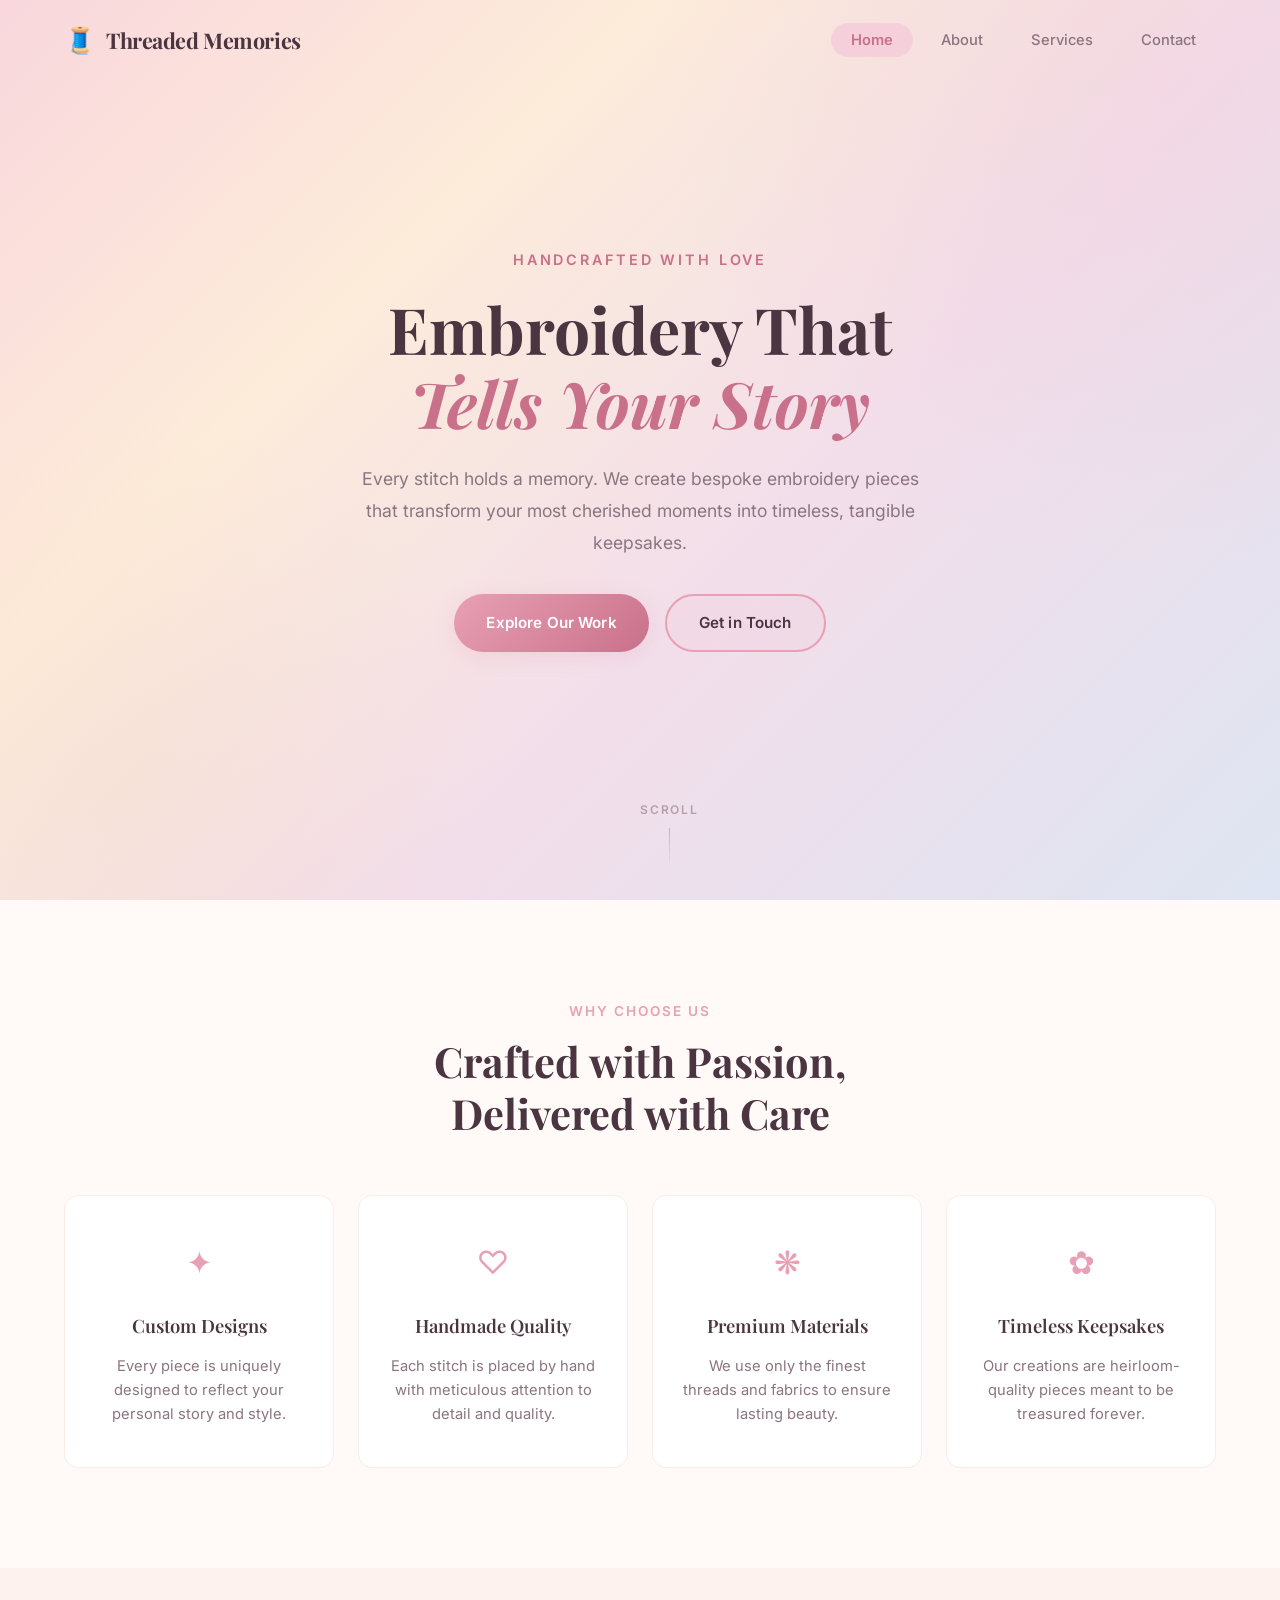
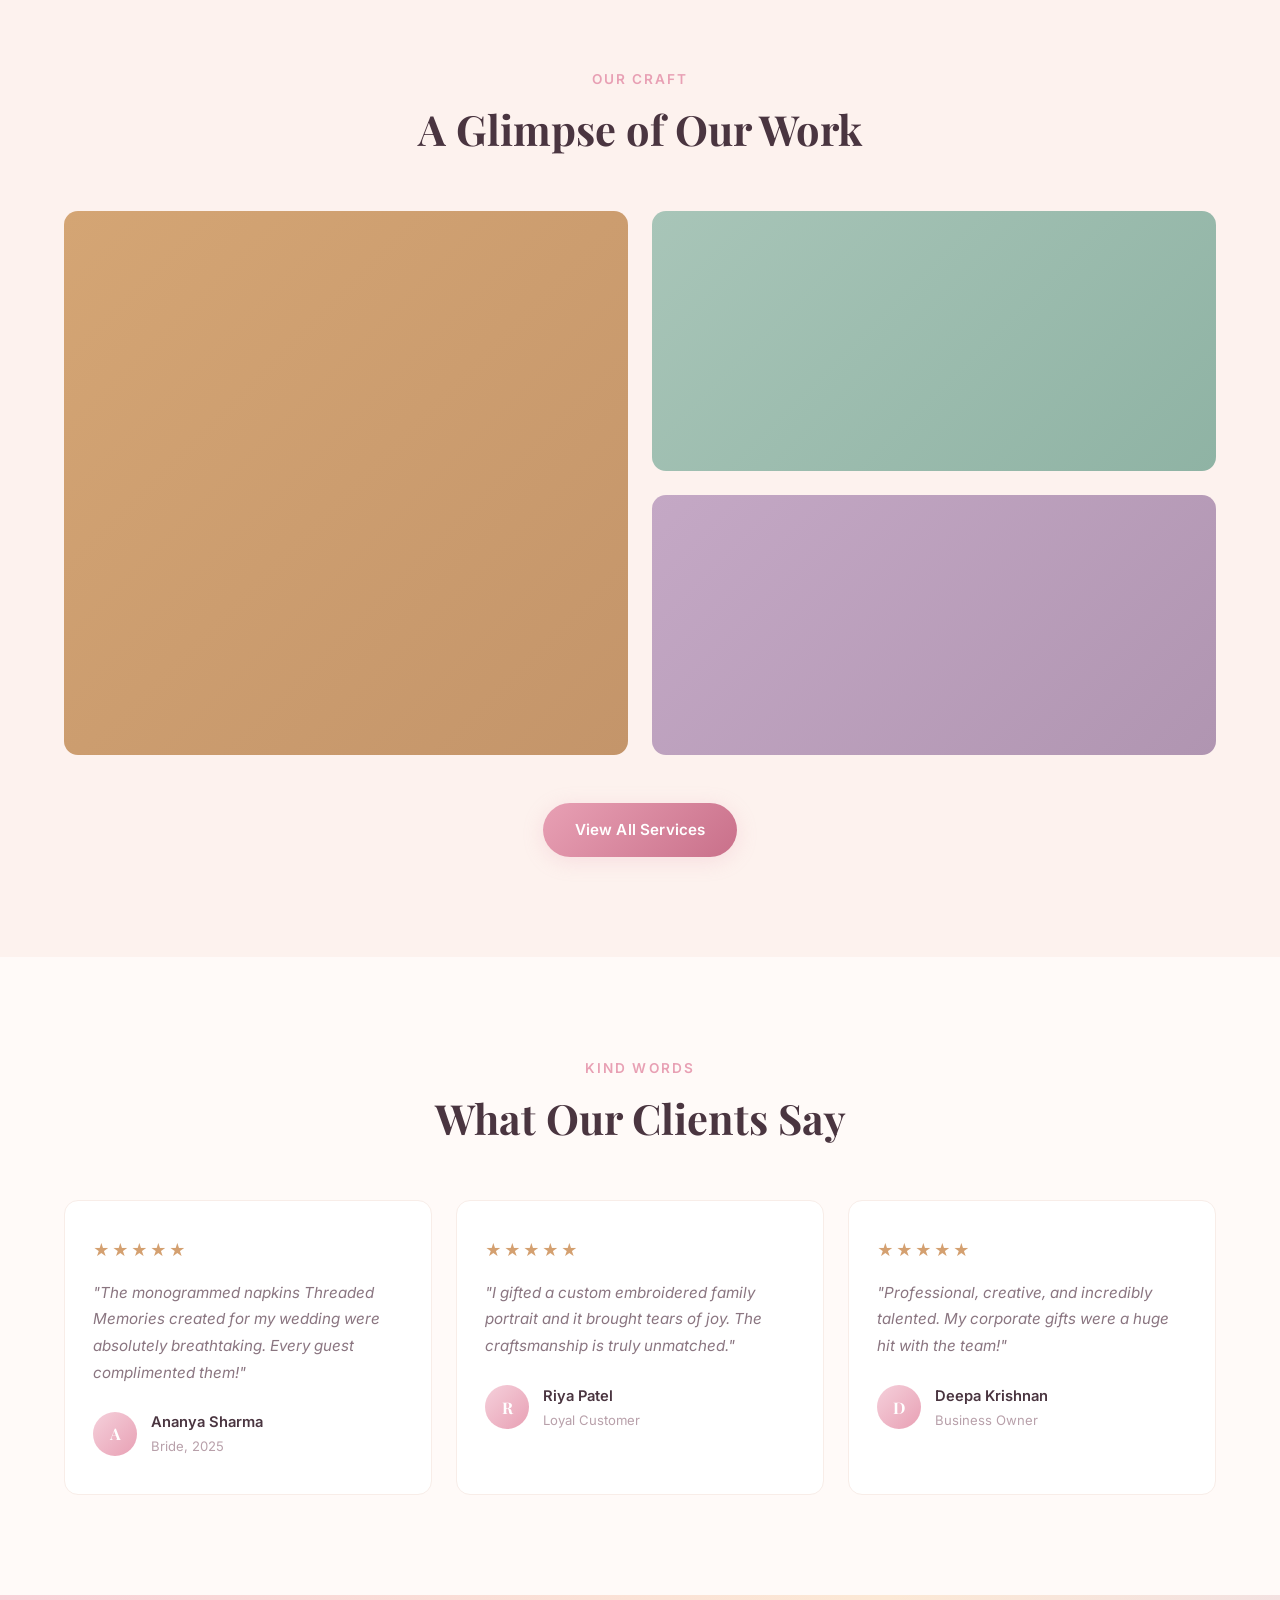
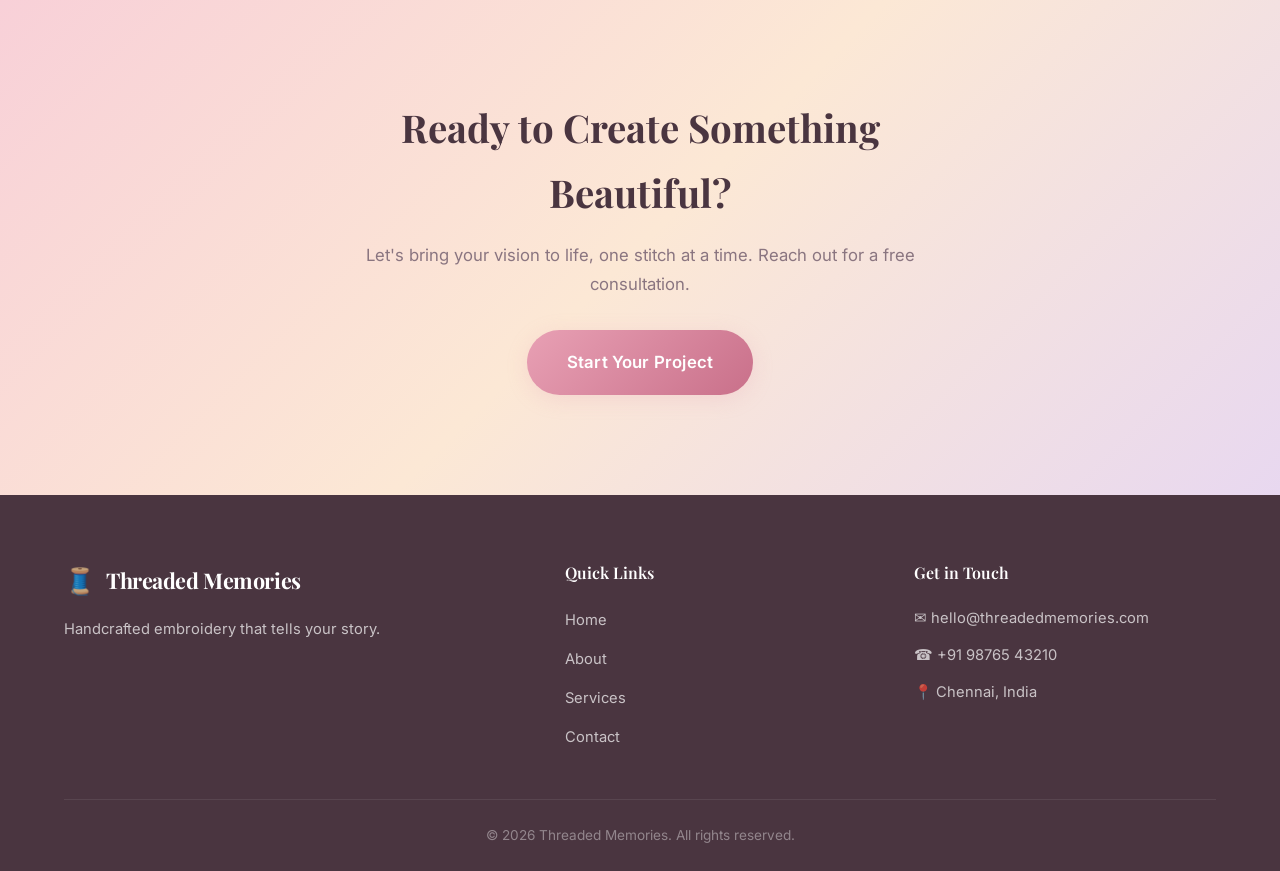
<file: index.html>
<!DOCTYPE html>
<html lang="en">
<head>
  <meta charset="UTF-8">
  <meta name="viewport" content="width=device-width, initial-scale=1.0">
  <meta name="description" content="Threaded Memories – Handcrafted embroidery that tells your story. Custom designs, monograms, and heirloom pieces made with love.">
  <title>Threaded Memories | Handcrafted Embroidery</title>
  <link rel="stylesheet" href="style.css">
  <link rel="preconnect" href="https://fonts.googleapis.com">
  <link rel="preconnect" href="https://fonts.gstatic.com" crossorigin>
  <link href="https://fonts.googleapis.com/css2?family=Playfair+Display:ital,wght@0,400;0,600;0,700;1,400&family=Inter:wght@300;400;500;600&display=swap" rel="stylesheet">
</head>
<body>

  <!-- Navigation -->
  <header class="site-header" id="site-header">
    <nav class="navbar" id="navbar">
      <div class="nav-container">
        <a href="index.html" class="nav-logo" id="nav-logo">
          <span class="logo-icon">🧵</span>
          <span class="logo-text">Threaded Memories</span>
        </a>
        <button class="nav-toggle" id="nav-toggle" aria-label="Toggle navigation">
          <span class="hamburger-line"></span>
          <span class="hamburger-line"></span>
          <span class="hamburger-line"></span>
        </button>
        <ul class="nav-menu" id="nav-menu">
          <li class="nav-item"><a href="index.html" class="nav-link active">Home</a></li>
          <li class="nav-item"><a href="about.html" class="nav-link">About</a></li>
          <li class="nav-item"><a href="services.html" class="nav-link">Services</a></li>
          <li class="nav-item"><a href="contact.html" class="nav-link">Contact</a></li>
        </ul>
      </div>
    </nav>
  </header>

  <!-- Main Content -->
  <main class="main-content">

    <!-- Hero Section -->
    <section class="hero" id="hero">
      <div class="hero-overlay"></div>
      <div class="hero-content">
        <p class="hero-tagline">Handcrafted with Love</p>
        <h1 class="hero-title">Embroidery That<br><span class="accent-text">Tells Your Story</span></h1>
        <p class="hero-description">
          Every stitch holds a memory. We create bespoke embroidery pieces that transform 
          your most cherished moments into timeless, tangible keepsakes.
        </p>
        <div class="hero-buttons">
          <a href="services.html" class="btn btn-primary" id="hero-cta">Explore Our Work</a>
          <a href="contact.html" class="btn btn-secondary" id="hero-contact">Get in Touch</a>
        </div>
      </div>
      <div class="hero-scroll-indicator" id="scroll-indicator">
        <span>Scroll</span>
        <div class="scroll-line"></div>
      </div>
    </section>

    <!-- Features Section -->
    <section class="features" id="features">
      <div class="container">
        <div class="section-header">
          <p class="section-label">Why Choose Us</p>
          <h2 class="section-title">Crafted with Passion,<br>Delivered with Care</h2>
        </div>
        <div class="features-grid">
          <div class="feature-card" id="feature-1">
            <div class="feature-icon">✦</div>
            <h3 class="feature-title">Custom Designs</h3>
            <p class="feature-description">
              Every piece is uniquely designed to reflect your personal story and style.
            </p>
          </div>
          <div class="feature-card" id="feature-2">
            <div class="feature-icon">♡</div>
            <h3 class="feature-title">Handmade Quality</h3>
            <p class="feature-description">
              Each stitch is placed by hand with meticulous attention to detail and quality.
            </p>
          </div>
          <div class="feature-card" id="feature-3">
            <div class="feature-icon">❋</div>
            <h3 class="feature-title">Premium Materials</h3>
            <p class="feature-description">
              We use only the finest threads and fabrics to ensure lasting beauty.
            </p>
          </div>
          <div class="feature-card" id="feature-4">
            <div class="feature-icon">✿</div>
            <h3 class="feature-title">Timeless Keepsakes</h3>
            <p class="feature-description">
              Our creations are heirloom-quality pieces meant to be treasured forever.
            </p>
          </div>
        </div>
      </div>
    </section>

    <!-- Showcase Section -->
    <section class="showcase" id="showcase">
      <div class="container">
        <div class="section-header">
          <p class="section-label">Our Craft</p>
          <h2 class="section-title">A Glimpse of Our Work</h2>
        </div>
        <div class="showcase-grid">
          <div class="showcase-card showcase-card-large" id="showcase-1">
            <div class="showcase-image" style="background: linear-gradient(135deg, #d4a574, #c4956a);"></div>
            <div class="showcase-overlay">
              <h3>Monogram Collections</h3>
              <p>Elegant personalized initials for every occasion</p>
            </div>
          </div>
          <div class="showcase-card" id="showcase-2">
            <div class="showcase-image" style="background: linear-gradient(135deg, #a8c5b8, #8fb3a4);"></div>
            <div class="showcase-overlay">
              <h3>Floral Patterns</h3>
              <p>Nature-inspired botanical designs</p>
            </div>
          </div>
          <div class="showcase-card" id="showcase-3">
            <div class="showcase-image" style="background: linear-gradient(135deg, #c4a8c5, #b095b1);"></div>
            <div class="showcase-overlay">
              <h3>Custom Portraits</h3>
              <p>Thread-painted portraits and scenes</p>
            </div>
          </div>
        </div>
        <div class="showcase-cta">
          <a href="services.html" class="btn btn-primary">View All Services</a>
        </div>
      </div>
    </section>

    <!-- Testimonial Section -->
    <section class="testimonial-section" id="testimonials">
      <div class="container">
        <div class="section-header">
          <p class="section-label">Kind Words</p>
          <h2 class="section-title">What Our Clients Say</h2>
        </div>
        <div class="testimonials-grid">
          <div class="testimonial-card" id="testimonial-1">
            <div class="testimonial-stars">★★★★★</div>
            <p class="testimonial-text">
              "The monogrammed napkins Threaded Memories created for my wedding were absolutely breathtaking. 
              Every guest complimented them!"
            </p>
            <div class="testimonial-author">
              <div class="testimonial-avatar">A</div>
              <div>
                <p class="testimonial-name">Ananya Sharma</p>
                <p class="testimonial-role">Bride, 2025</p>
              </div>
            </div>
          </div>
          <div class="testimonial-card" id="testimonial-2">
            <div class="testimonial-stars">★★★★★</div>
            <p class="testimonial-text">
              "I gifted a custom embroidered family portrait and it brought tears of joy. 
              The craftsmanship is truly unmatched."
            </p>
            <div class="testimonial-author">
              <div class="testimonial-avatar">R</div>
              <div>
                <p class="testimonial-name">Riya Patel</p>
                <p class="testimonial-role">Loyal Customer</p>
              </div>
            </div>
          </div>
          <div class="testimonial-card" id="testimonial-3">
            <div class="testimonial-stars">★★★★★</div>
            <p class="testimonial-text">
              "Professional, creative, and incredibly talented. My corporate gifts were 
              a huge hit with the team!"
            </p>
            <div class="testimonial-author">
              <div class="testimonial-avatar">D</div>
              <div>
                <p class="testimonial-name">Deepa Krishnan</p>
                <p class="testimonial-role">Business Owner</p>
              </div>
            </div>
          </div>
        </div>
      </div>
    </section>

    <!-- CTA Section -->
    <section class="cta-section" id="cta-section">
      <div class="container">
        <div class="cta-content">
          <h2 class="cta-title">Ready to Create Something Beautiful?</h2>
          <p class="cta-description">
            Let's bring your vision to life, one stitch at a time. Reach out for a free consultation.
          </p>
          <a href="contact.html" class="btn btn-primary btn-large" id="cta-button">Start Your Project</a>
        </div>
      </div>
    </section>

  </main>

  <!-- Footer -->
  <footer class="site-footer" id="site-footer">
    <div class="container">
      <div class="footer-grid">
        <div class="footer-brand">
          <a href="index.html" class="footer-logo">
            <span class="logo-icon">🧵</span>
            <span class="logo-text">Threaded Memories</span>
          </a>
          <p class="footer-tagline">Handcrafted embroidery that tells your story.</p>
        </div>
        <div class="footer-links">
          <h4 class="footer-heading">Quick Links</h4>
          <ul>
            <li><a href="index.html">Home</a></li>
            <li><a href="about.html">About</a></li>
            <li><a href="services.html">Services</a></li>
            <li><a href="contact.html">Contact</a></li>
          </ul>
        </div>
        <div class="footer-contact">
          <h4 class="footer-heading">Get in Touch</h4>
          <ul>
            <li>✉ hello@threadedmemories.com</li>
            <li>☎ +91 98765 43210</li>
            <li>📍 Chennai, India</li>
          </ul>
        </div>
      </div>
      <div class="footer-bottom">
        <p>&copy; 2026 Threaded Memories. All rights reserved.</p>
      </div>
    </div>
  </footer>

  <script src="script.js"></script>
</body>
</html>
<!-- updated -->
<!-- fix -->
</file>
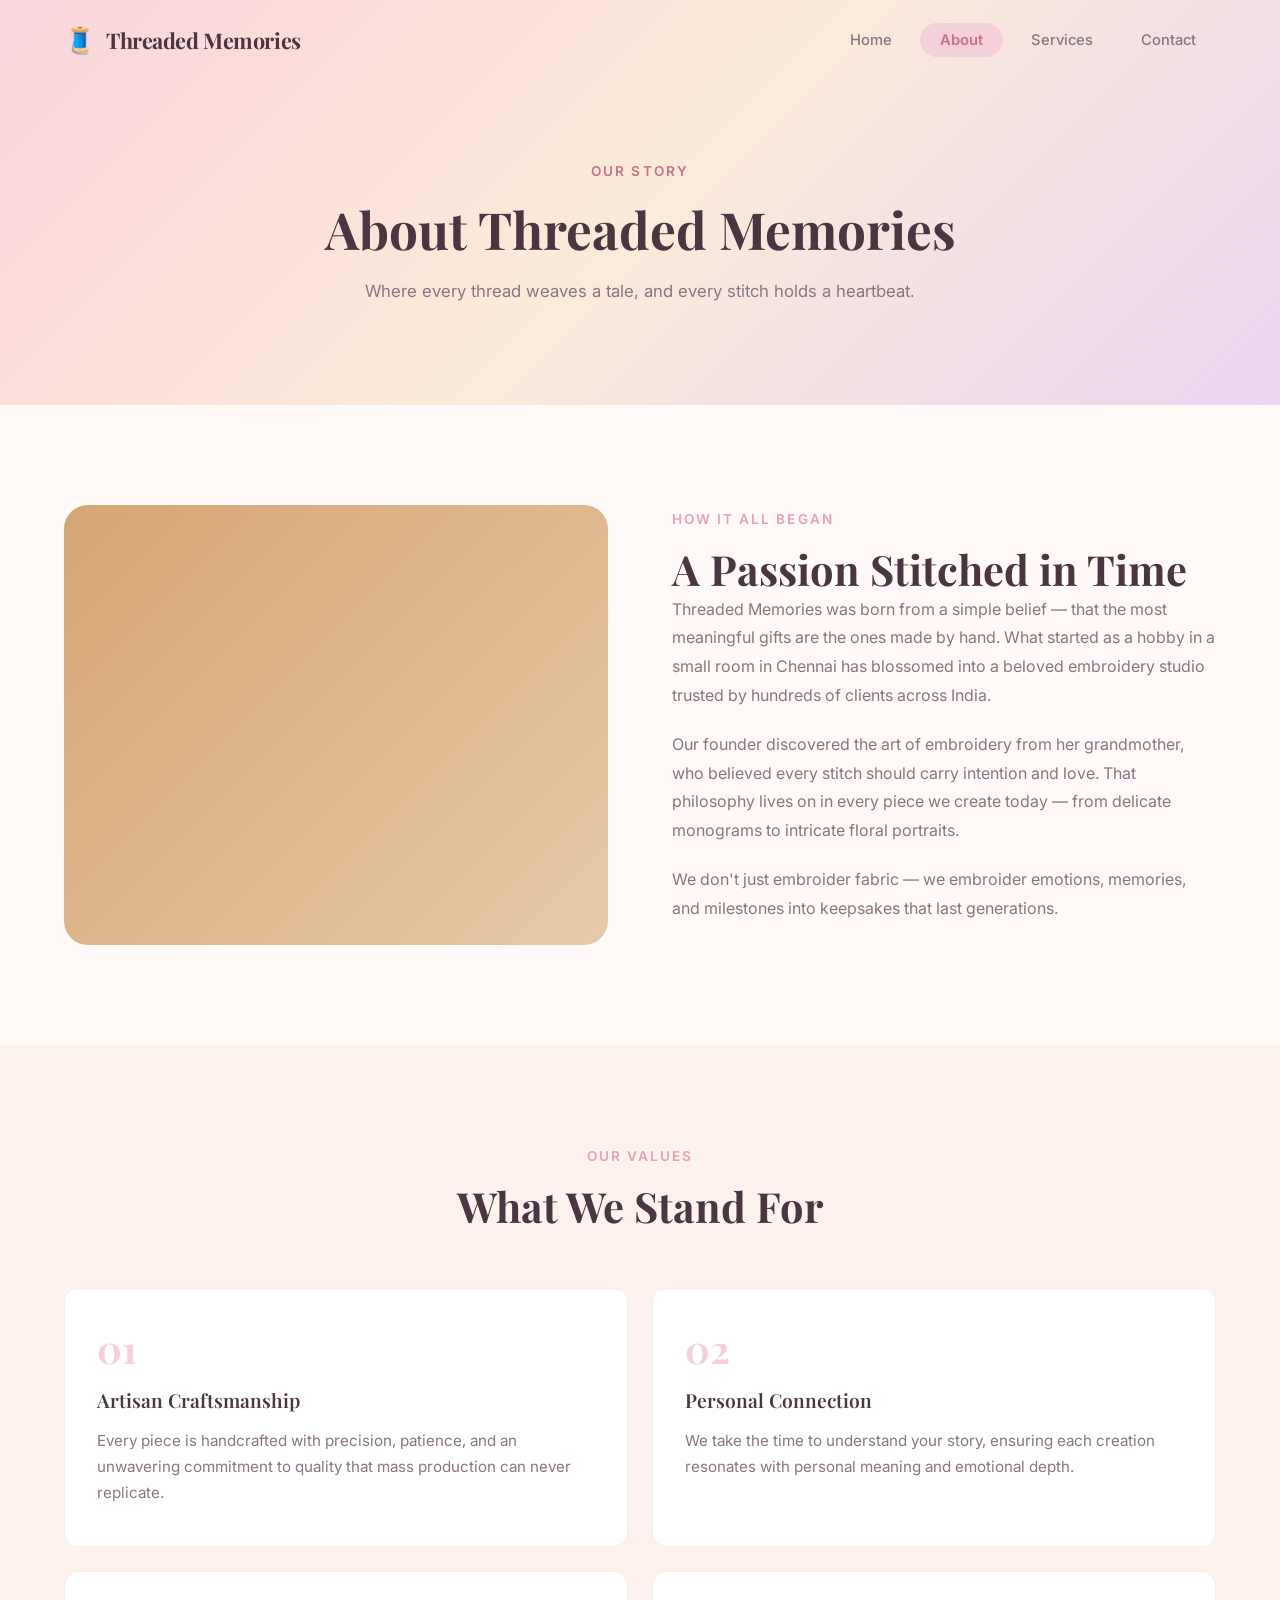
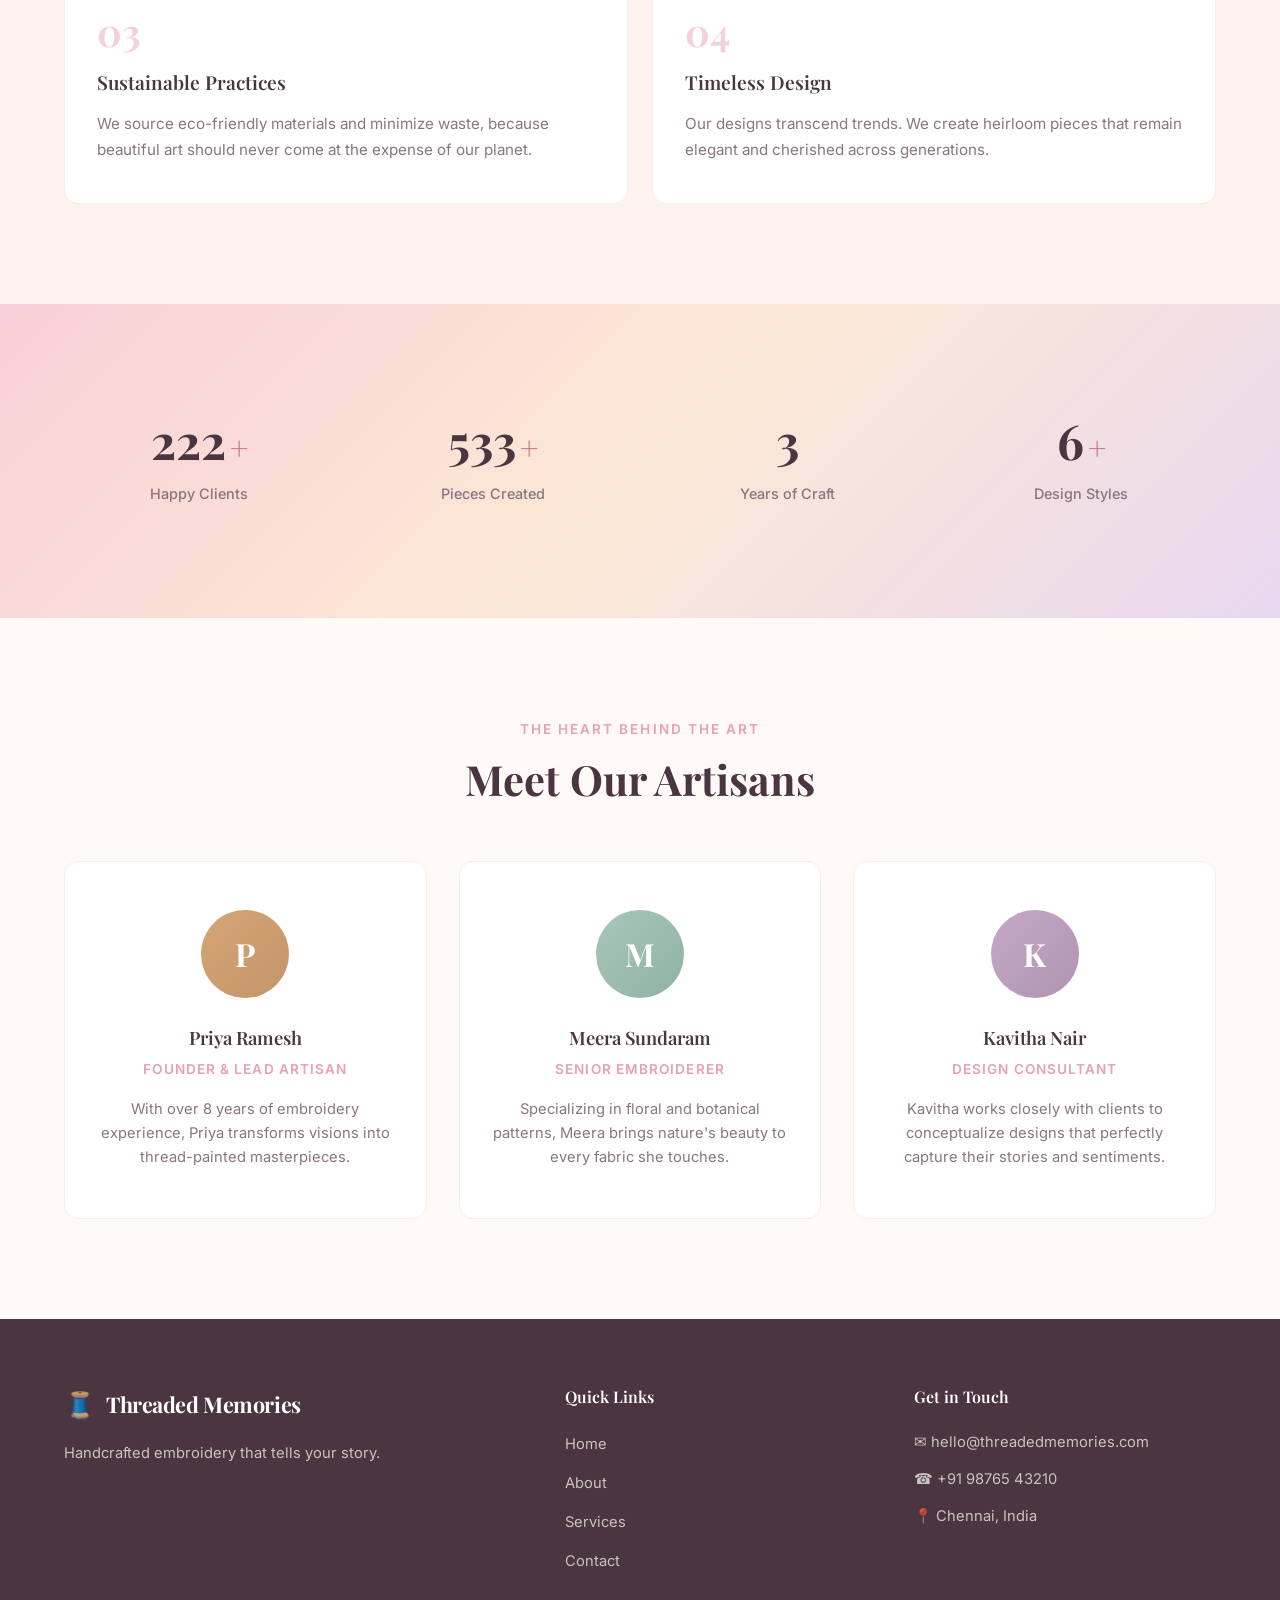
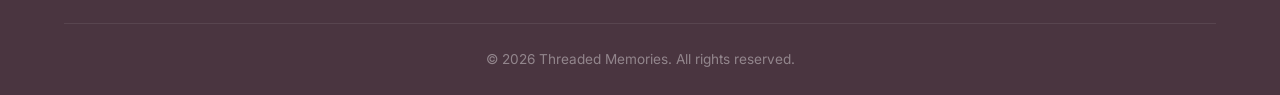
<file: about.html>
<!DOCTYPE html>
<html lang="en">
<head>
  <meta charset="UTF-8">
  <meta name="viewport" content="width=device-width, initial-scale=1.0">
  <meta name="description" content="Learn about Threaded Memories – our story, our passion for embroidery, and the artisans behind every stitch.">
  <title>About Us | Threaded Memories</title>
  <link rel="stylesheet" href="style.css">
  <link rel="preconnect" href="https://fonts.googleapis.com">
  <link rel="preconnect" href="https://fonts.gstatic.com" crossorigin>
  <link href="https://fonts.googleapis.com/css2?family=Playfair+Display:ital,wght@0,400;0,600;0,700;1,400&family=Inter:wght@300;400;500;600&display=swap" rel="stylesheet">
</head>
<body>

  <!-- Navigation -->
  <header class="site-header" id="site-header">
    <nav class="navbar" id="navbar">
      <div class="nav-container">
        <a href="index.html" class="nav-logo" id="nav-logo">
          <span class="logo-icon">🧵</span>
          <span class="logo-text">Threaded Memories</span>
        </a>
        <button class="nav-toggle" id="nav-toggle" aria-label="Toggle navigation">
          <span class="hamburger-line"></span>
          <span class="hamburger-line"></span>
          <span class="hamburger-line"></span>
        </button>
        <ul class="nav-menu" id="nav-menu">
          <li class="nav-item"><a href="index.html" class="nav-link">Home</a></li>
          <li class="nav-item"><a href="about.html" class="nav-link active">About</a></li>
          <li class="nav-item"><a href="services.html" class="nav-link">Services</a></li>
          <li class="nav-item"><a href="contact.html" class="nav-link">Contact</a></li>
        </ul>
      </div>
    </nav>
  </header>

  <!-- Main Content -->
  <main class="main-content">

    <!-- Page Hero -->
    <section class="page-hero" id="about-hero">
      <div class="page-hero-overlay"></div>
      <div class="page-hero-content">
        <p class="page-hero-label">Our Story</p>
        <h1 class="page-hero-title">About Threaded Memories</h1>
        <p class="page-hero-subtitle">
          Where every thread weaves a tale, and every stitch holds a heartbeat.
        </p>
      </div>
    </section>

    <!-- Story Section -->
    <section class="about-story" id="about-story">
      <div class="container">
        <div class="story-grid">
          <div class="story-image-wrapper">
            <div class="story-image" id="story-image" style="background: linear-gradient(135deg, #d4a574, #e8c9a8);"></div>
            <div class="story-image-accent"></div>
          </div>
          <div class="story-text">
            <p class="section-label">How It All Began</p>
            <h2 class="section-title">A Passion Stitched in Time</h2>
            <p class="story-paragraph">
              Threaded Memories was born from a simple belief — that the most meaningful gifts are the ones 
              made by hand. What started as a hobby in a small room in Chennai has blossomed into a beloved 
              embroidery studio trusted by hundreds of clients across India.
            </p>
            <p class="story-paragraph">
              Our founder discovered the art of embroidery from her grandmother, who believed every stitch 
              should carry intention and love. That philosophy lives on in every piece we create today — 
              from delicate monograms to intricate floral portraits.
            </p>
            <p class="story-paragraph">
              We don't just embroider fabric — we embroider emotions, memories, and milestones into 
              keepsakes that last generations.
            </p>
          </div>
        </div>
      </div>
    </section>

    <!-- Values Section -->
    <section class="values-section" id="values">
      <div class="container">
        <div class="section-header">
          <p class="section-label">Our Values</p>
          <h2 class="section-title">What We Stand For</h2>
        </div>
        <div class="values-grid">
          <div class="value-card" id="value-1">
            <div class="value-number">01</div>
            <h3 class="value-title">Artisan Craftsmanship</h3>
            <p class="value-description">
              Every piece is handcrafted with precision, patience, and an unwavering commitment 
              to quality that mass production can never replicate.
            </p>
          </div>
          <div class="value-card" id="value-2">
            <div class="value-number">02</div>
            <h3 class="value-title">Personal Connection</h3>
            <p class="value-description">
              We take the time to understand your story, ensuring each creation resonates 
              with personal meaning and emotional depth.
            </p>
          </div>
          <div class="value-card" id="value-3">
            <div class="value-number">03</div>
            <h3 class="value-title">Sustainable Practices</h3>
            <p class="value-description">
              We source eco-friendly materials and minimize waste, because beautiful art 
              should never come at the expense of our planet.
            </p>
          </div>
          <div class="value-card" id="value-4">
            <div class="value-number">04</div>
            <h3 class="value-title">Timeless Design</h3>
            <p class="value-description">
              Our designs transcend trends. We create heirloom pieces that remain elegant 
              and cherished across generations.
            </p>
          </div>
        </div>
      </div>
    </section>

    <!-- Stats Section -->
    <section class="stats-section" id="stats">
      <div class="container">
        <div class="stats-grid">
          <div class="stat-card" id="stat-1">
            <div class="stat-number" data-count="500">0</div>
            <div class="stat-suffix">+</div>
            <p class="stat-label">Happy Clients</p>
          </div>
          <div class="stat-card" id="stat-2">
            <div class="stat-number" data-count="1200">0</div>
            <div class="stat-suffix">+</div>
            <p class="stat-label">Pieces Created</p>
          </div>
          <div class="stat-card" id="stat-3">
            <div class="stat-number" data-count="8">0</div>
            <div class="stat-suffix"></div>
            <p class="stat-label">Years of Craft</p>
          </div>
          <div class="stat-card" id="stat-4">
            <div class="stat-number" data-count="15">0</div>
            <div class="stat-suffix">+</div>
            <p class="stat-label">Design Styles</p>
          </div>
        </div>
      </div>
    </section>

    <!-- Team / Artisan Section -->
    <section class="team-section" id="team">
      <div class="container">
        <div class="section-header">
          <p class="section-label">The Heart Behind the Art</p>
          <h2 class="section-title">Meet Our Artisans</h2>
        </div>
        <div class="team-grid">
          <div class="team-card" id="team-1">
            <div class="team-avatar" style="background: linear-gradient(135deg, #d4a574, #c4956a);">
              <span>P</span>
            </div>
            <h3 class="team-name">Priya Ramesh</h3>
            <p class="team-role">Founder & Lead Artisan</p>
            <p class="team-bio">
              With over 8 years of embroidery experience, Priya transforms visions into 
              thread-painted masterpieces.
            </p>
          </div>
          <div class="team-card" id="team-2">
            <div class="team-avatar" style="background: linear-gradient(135deg, #a8c5b8, #8fb3a4);">
              <span>M</span>
            </div>
            <h3 class="team-name">Meera Sundaram</h3>
            <p class="team-role">Senior Embroiderer</p>
            <p class="team-bio">
              Specializing in floral and botanical patterns, Meera brings nature's beauty 
              to every fabric she touches.
            </p>
          </div>
          <div class="team-card" id="team-3">
            <div class="team-avatar" style="background: linear-gradient(135deg, #c4a8c5, #b095b1);">
              <span>K</span>
            </div>
            <h3 class="team-name">Kavitha Nair</h3>
            <p class="team-role">Design Consultant</p>
            <p class="team-bio">
              Kavitha works closely with clients to conceptualize designs that perfectly 
              capture their stories and sentiments.
            </p>
          </div>
        </div>
      </div>
    </section>

  </main>

  <!-- Footer -->
  <footer class="site-footer" id="site-footer">
    <div class="container">
      <div class="footer-grid">
        <div class="footer-brand">
          <a href="index.html" class="footer-logo">
            <span class="logo-icon">🧵</span>
            <span class="logo-text">Threaded Memories</span>
          </a>
          <p class="footer-tagline">Handcrafted embroidery that tells your story.</p>
        </div>
        <div class="footer-links">
          <h4 class="footer-heading">Quick Links</h4>
          <ul>
            <li><a href="index.html">Home</a></li>
            <li><a href="about.html">About</a></li>
            <li><a href="services.html">Services</a></li>
            <li><a href="contact.html">Contact</a></li>
          </ul>
        </div>
        <div class="footer-contact">
          <h4 class="footer-heading">Get in Touch</h4>
          <ul>
            <li>✉ hello@threadedmemories.com</li>
            <li>☎ +91 98765 43210</li>
            <li>📍 Chennai, India</li>
          </ul>
        </div>
      </div>
      <div class="footer-bottom">
        <p>&copy; 2026 Threaded Memories. All rights reserved.</p>
      </div>
    </div>
  </footer>

  <script src="script.js"></script>
</body>
</html>
</file>
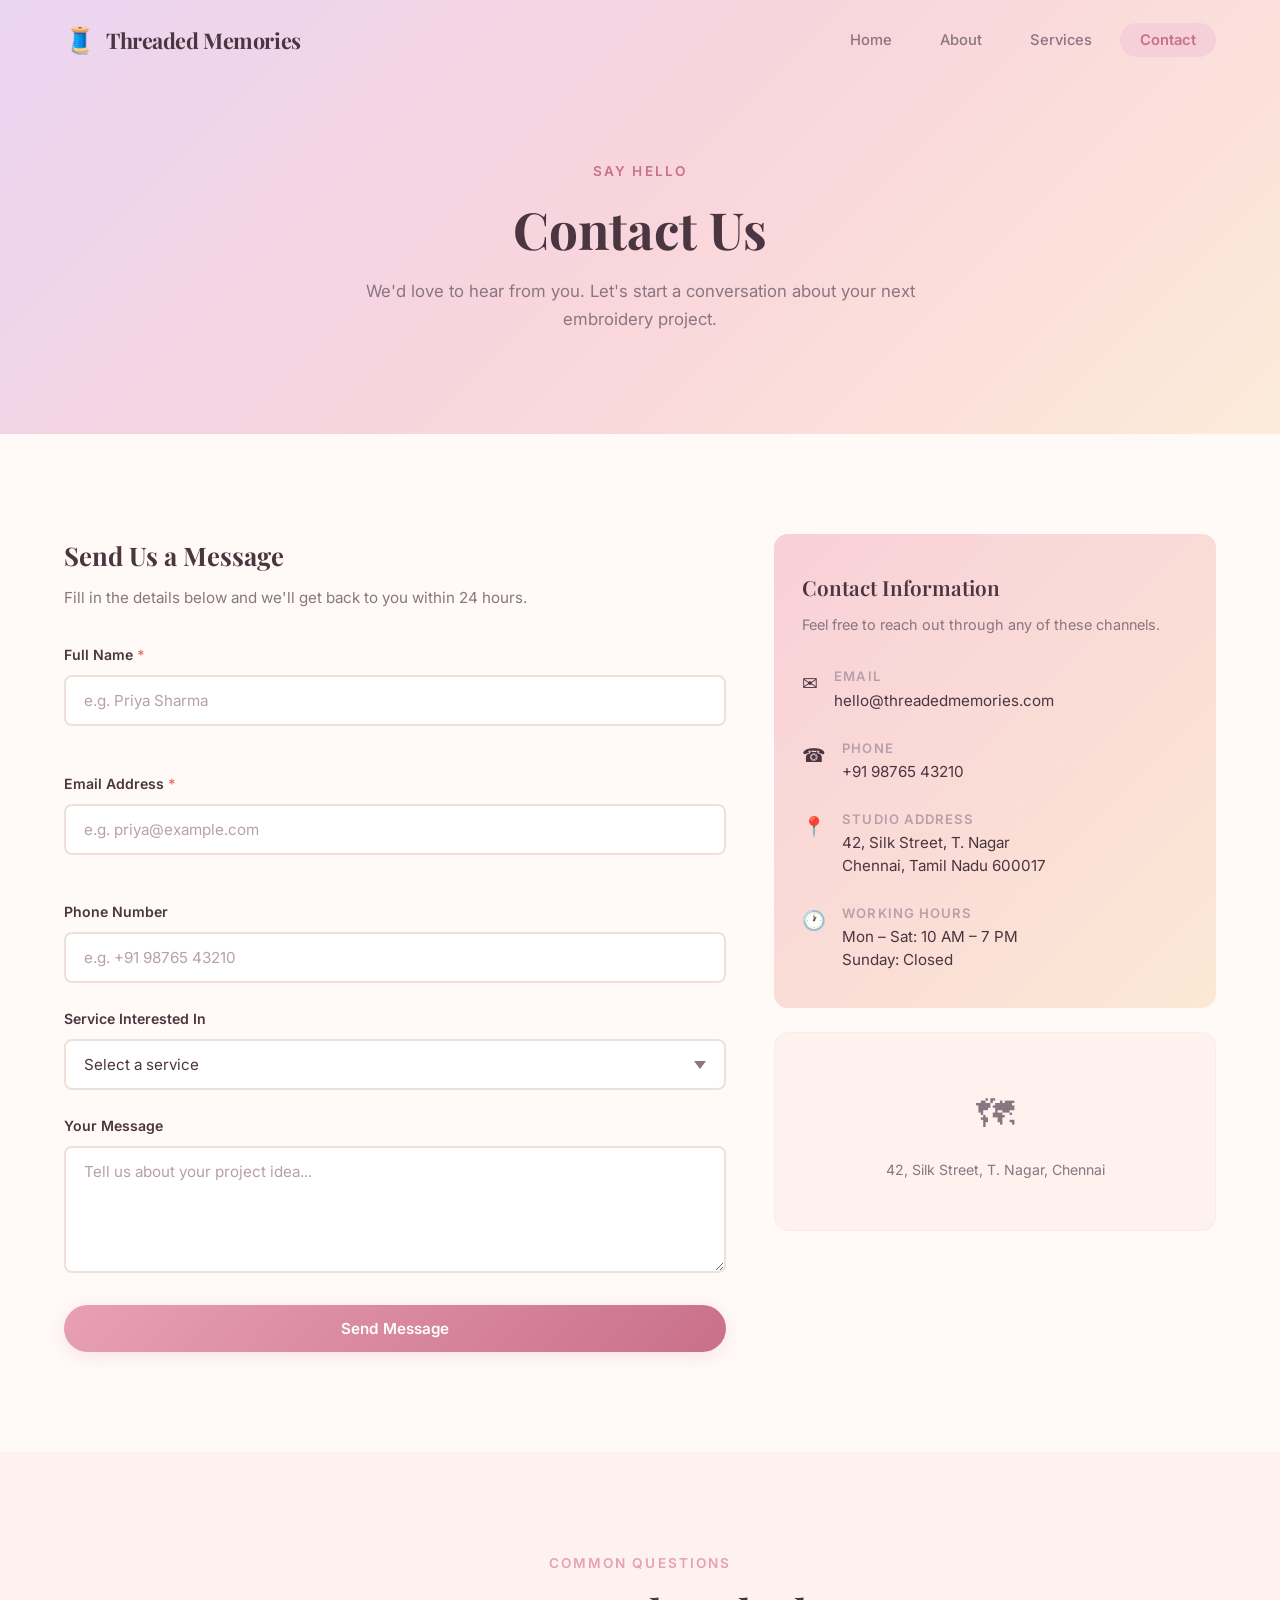
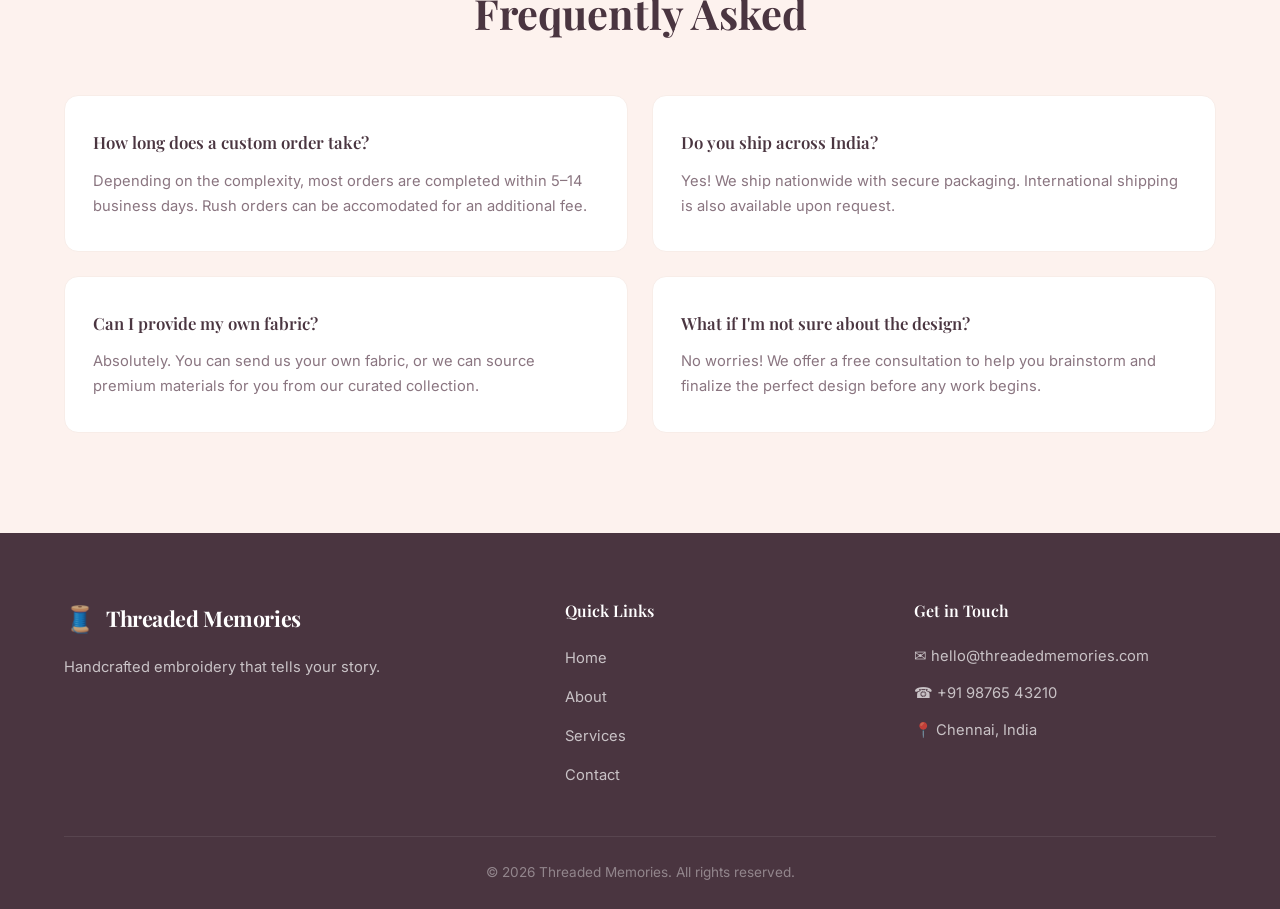
<file: contact.html>
<!DOCTYPE html>
<html lang="en">
<head>
  <meta charset="UTF-8">
  <meta name="viewport" content="width=device-width, initial-scale=1.0">
  <meta name="description" content="Get in touch with Threaded Memories. Request a custom embroidery quote, ask questions, or say hello!">
  <title>Contact Us | Threaded Memories</title>
  <link rel="stylesheet" href="style.css">
  <link rel="preconnect" href="https://fonts.googleapis.com">
  <link rel="preconnect" href="https://fonts.gstatic.com" crossorigin>
  <link href="https://fonts.googleapis.com/css2?family=Playfair+Display:ital,wght@0,400;0,600;0,700;1,400&family=Inter:wght@300;400;500;600&display=swap" rel="stylesheet">
</head>
<body>

  <!-- Navigation -->
  <header class="site-header" id="site-header">
    <nav class="navbar" id="navbar">
      <div class="nav-container">
        <a href="index.html" class="nav-logo" id="nav-logo">
          <span class="logo-icon">🧵</span>
          <span class="logo-text">Threaded Memories</span>
        </a>
        <button class="nav-toggle" id="nav-toggle" aria-label="Toggle navigation">
          <span class="hamburger-line"></span>
          <span class="hamburger-line"></span>
          <span class="hamburger-line"></span>
        </button>
        <ul class="nav-menu" id="nav-menu">
          <li class="nav-item"><a href="index.html" class="nav-link">Home</a></li>
          <li class="nav-item"><a href="about.html" class="nav-link">About</a></li>
          <li class="nav-item"><a href="services.html" class="nav-link">Services</a></li>
          <li class="nav-item"><a href="contact.html" class="nav-link active">Contact</a></li>
        </ul>
      </div>
    </nav>
  </header>

  <!-- Main Content -->
  <main class="main-content">

    <!-- Page Hero -->
    <section class="page-hero page-hero-contact" id="contact-hero">
      <div class="page-hero-overlay"></div>
      <div class="page-hero-content">
        <p class="page-hero-label">Say Hello</p>
        <h1 class="page-hero-title">Contact Us</h1>
        <p class="page-hero-subtitle">
          We'd love to hear from you. Let's start a conversation about your next embroidery project.
        </p>
      </div>
    </section>

    <!-- Contact Section -->
    <section class="contact-section" id="contact-main">
      <div class="container">
        <div class="contact-grid">

          <!-- Contact Form -->
          <div class="contact-form-wrapper">
            <h2 class="contact-form-title">Send Us a Message</h2>
            <p class="contact-form-subtitle">
              Fill in the details below and we'll get back to you within 24 hours.
            </p>
            <form class="contact-form" id="contact-form" novalidate>
              <div class="form-group" id="form-group-name">
                <label for="contact-name" class="form-label">Full Name <span class="required">*</span></label>
                <input type="text" id="contact-name" name="name" class="form-input" placeholder="e.g. Priya Sharma" required>
                <span class="form-error" id="name-error"></span>
              </div>
              <div class="form-group" id="form-group-email">
                <label for="contact-email" class="form-label">Email Address <span class="required">*</span></label>
                <input type="email" id="contact-email" name="email" class="form-input" placeholder="e.g. priya@example.com" required>
                <span class="form-error" id="email-error"></span>
              </div>
              <div class="form-group" id="form-group-phone">
                <label for="contact-phone" class="form-label">Phone Number</label>
                <input type="tel" id="contact-phone" name="phone" class="form-input" placeholder="e.g. +91 98765 43210">
              </div>
              <div class="form-group" id="form-group-service">
                <label for="contact-service" class="form-label">Service Interested In</label>
                <select id="contact-service" name="service" class="form-input form-select">
                  <option value="" disabled selected>Select a service</option>
                  <option value="monograms">Custom Monograms</option>
                  <option value="floral">Floral & Botanical</option>
                  <option value="portraits">Custom Portraits</option>
                  <option value="wedding">Wedding Embroidery</option>
                  <option value="corporate">Corporate Gifts</option>
                  <option value="decor">Home Décor</option>
                  <option value="other">Other</option>
                </select>
              </div>
              <div class="form-group" id="form-group-message">
                <label for="contact-message" class="form-label">Your Message</label>
                <textarea id="contact-message" name="message" class="form-input form-textarea" rows="5" placeholder="Tell us about your project idea..."></textarea>
              </div>
              <button type="submit" class="btn btn-primary btn-full" id="contact-submit">
                Send Message
              </button>
              <div class="form-status" id="form-status"></div>
            </form>
          </div>

          <!-- Contact Info Sidebar -->
          <div class="contact-info-wrapper">
            <div class="contact-info-card" id="contact-info">
              <h3 class="contact-info-title">Contact Information</h3>
              <p class="contact-info-subtitle">
                Feel free to reach out through any of these channels.
              </p>
              <div class="contact-info-items">
                <div class="contact-info-item" id="info-email">
                  <div class="info-icon">✉</div>
                  <div>
                    <p class="info-label">Email</p>
                    <p class="info-value">hello@threadedmemories.com</p>
                  </div>
                </div>
                <div class="contact-info-item" id="info-phone">
                  <div class="info-icon">☎</div>
                  <div>
                    <p class="info-label">Phone</p>
                    <p class="info-value">+91 98765 43210</p>
                  </div>
                </div>
                <div class="contact-info-item" id="info-address">
                  <div class="info-icon">📍</div>
                  <div>
                    <p class="info-label">Studio Address</p>
                    <p class="info-value">42, Silk Street, T. Nagar<br>Chennai, Tamil Nadu 600017</p>
                  </div>
                </div>
                <div class="contact-info-item" id="info-hours">
                  <div class="info-icon">🕐</div>
                  <div>
                    <p class="info-label">Working Hours</p>
                    <p class="info-value">Mon – Sat: 10 AM – 7 PM<br>Sunday: Closed</p>
                  </div>
                </div>
              </div>
            </div>

            <!-- Map Placeholder -->
            <div class="contact-map" id="contact-map">
              <div class="map-placeholder">
                <span class="map-icon">🗺</span>
                <p>42, Silk Street, T. Nagar, Chennai</p>
              </div>
            </div>
          </div>

        </div>
      </div>
    </section>

    <!-- FAQ Section -->
    <section class="faq-section" id="faq">
      <div class="container">
        <div class="section-header">
          <p class="section-label">Common Questions</p>
          <h2 class="section-title">Frequently Asked</h2>
        </div>
        <div class="faq-grid">
          <div class="faq-card" id="faq-1">
            <h3 class="faq-question">How long does a custom order take?</h3>
            <p class="faq-answer">
              Depending on the complexity, most orders are completed within 5–14 business days. 
              Rush orders can be accomodated for an additional fee.
            </p>
          </div>
          <div class="faq-card" id="faq-2">
            <h3 class="faq-question">Do you ship across India?</h3>
            <p class="faq-answer">
              Yes! We ship nationwide with secure packaging. International shipping is also 
              available upon request.
            </p>
          </div>
          <div class="faq-card" id="faq-3">
            <h3 class="faq-question">Can I provide my own fabric?</h3>
            <p class="faq-answer">
              Absolutely. You can send us your own fabric, or we can source premium materials 
              for you from our curated collection.
            </p>
          </div>
          <div class="faq-card" id="faq-4">
            <h3 class="faq-question">What if I'm not sure about the design?</h3>
            <p class="faq-answer">
              No worries! We offer a free consultation to help you brainstorm and finalize 
              the perfect design before any work begins.
            </p>
          </div>
        </div>
      </div>
    </section>

  </main>

  <!-- Footer -->
  <footer class="site-footer" id="site-footer">
    <div class="container">
      <div class="footer-grid">
        <div class="footer-brand">
          <a href="index.html" class="footer-logo">
            <span class="logo-icon">🧵</span>
            <span class="logo-text">Threaded Memories</span>
          </a>
          <p class="footer-tagline">Handcrafted embroidery that tells your story.</p>
        </div>
        <div class="footer-links">
          <h4 class="footer-heading">Quick Links</h4>
          <ul>
            <li><a href="index.html">Home</a></li>
            <li><a href="about.html">About</a></li>
            <li><a href="services.html">Services</a></li>
            <li><a href="contact.html">Contact</a></li>
          </ul>
        </div>
        <div class="footer-contact">
          <h4 class="footer-heading">Get in Touch</h4>
          <ul>
            <li>✉ hello@threadedmemories.com</li>
            <li>☎ +91 98765 43210</li>
            <li>📍 Chennai, India</li>
          </ul>
        </div>
      </div>
      <div class="footer-bottom">
        <p>&copy; 2026 Threaded Memories. All rights reserved.</p>
      </div>
    </div>
  </footer>

  <script src="script.js"></script>
</body>
</html>
</file>
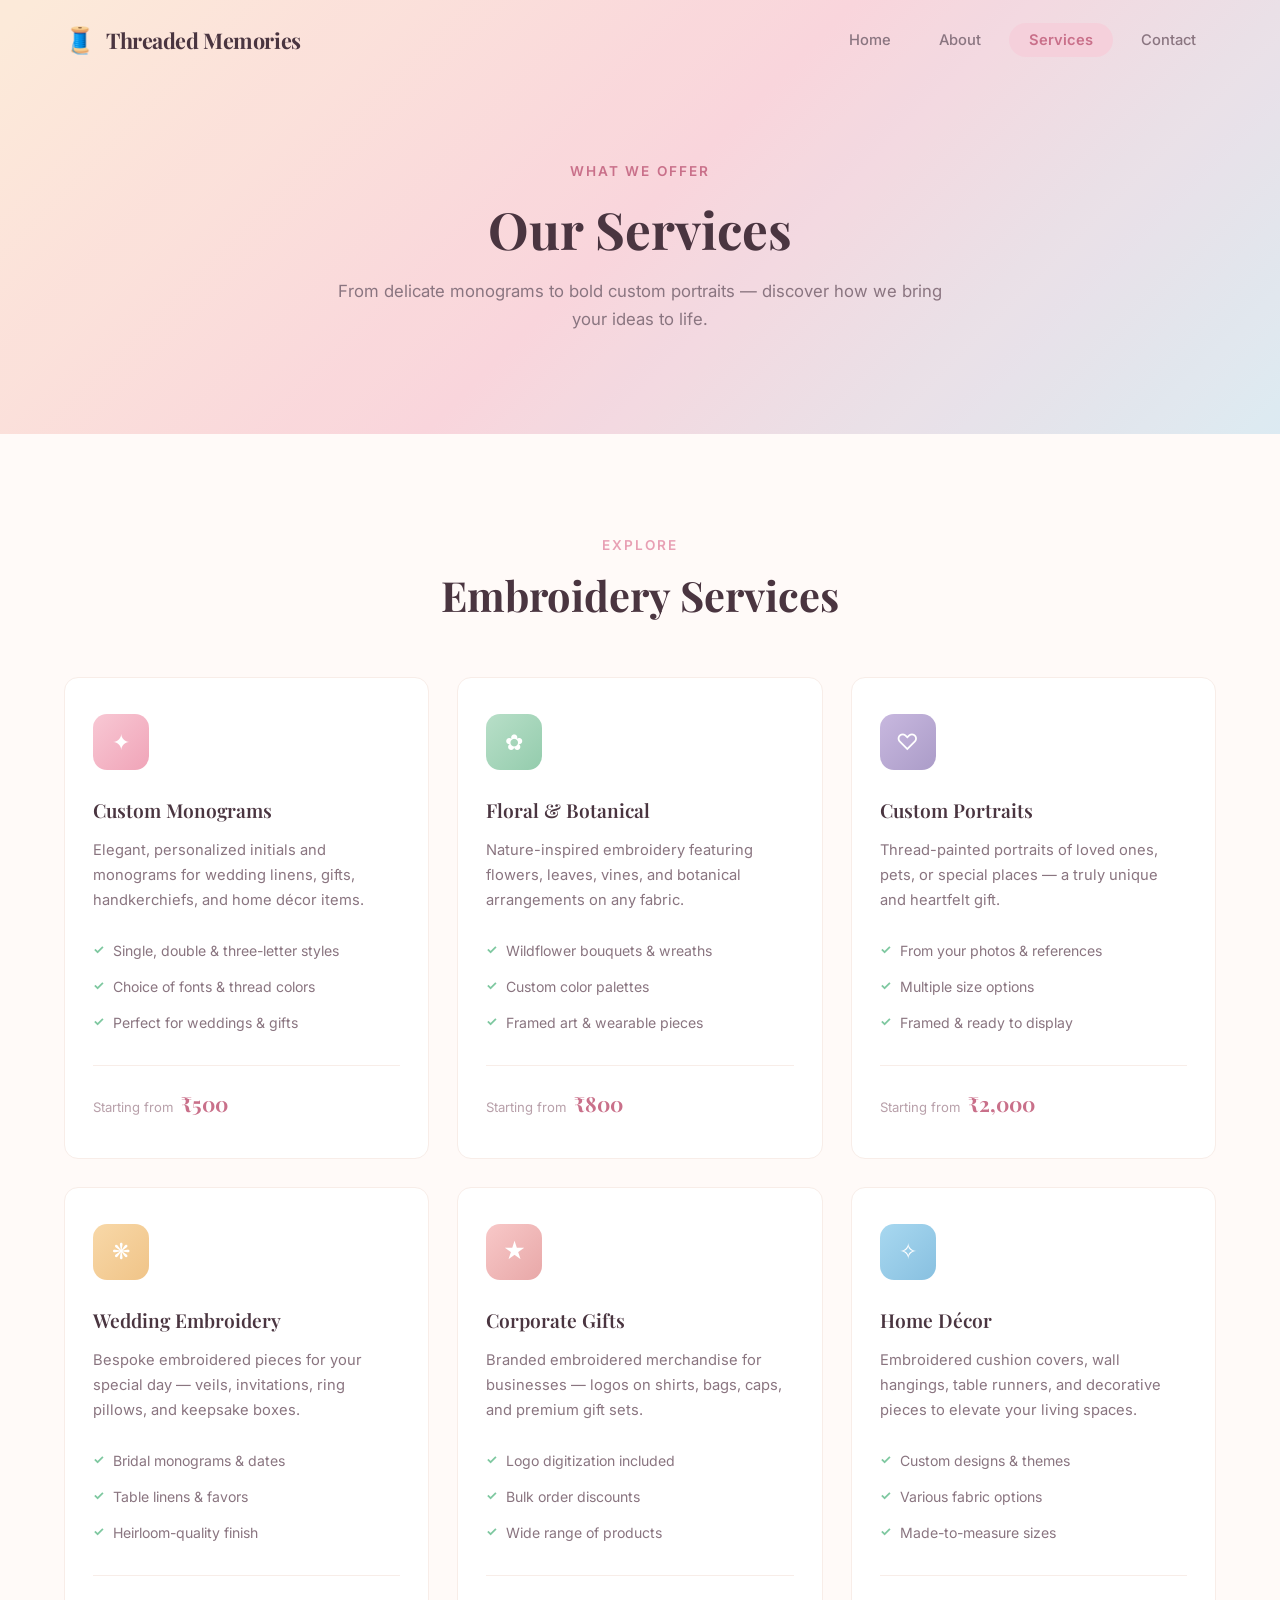
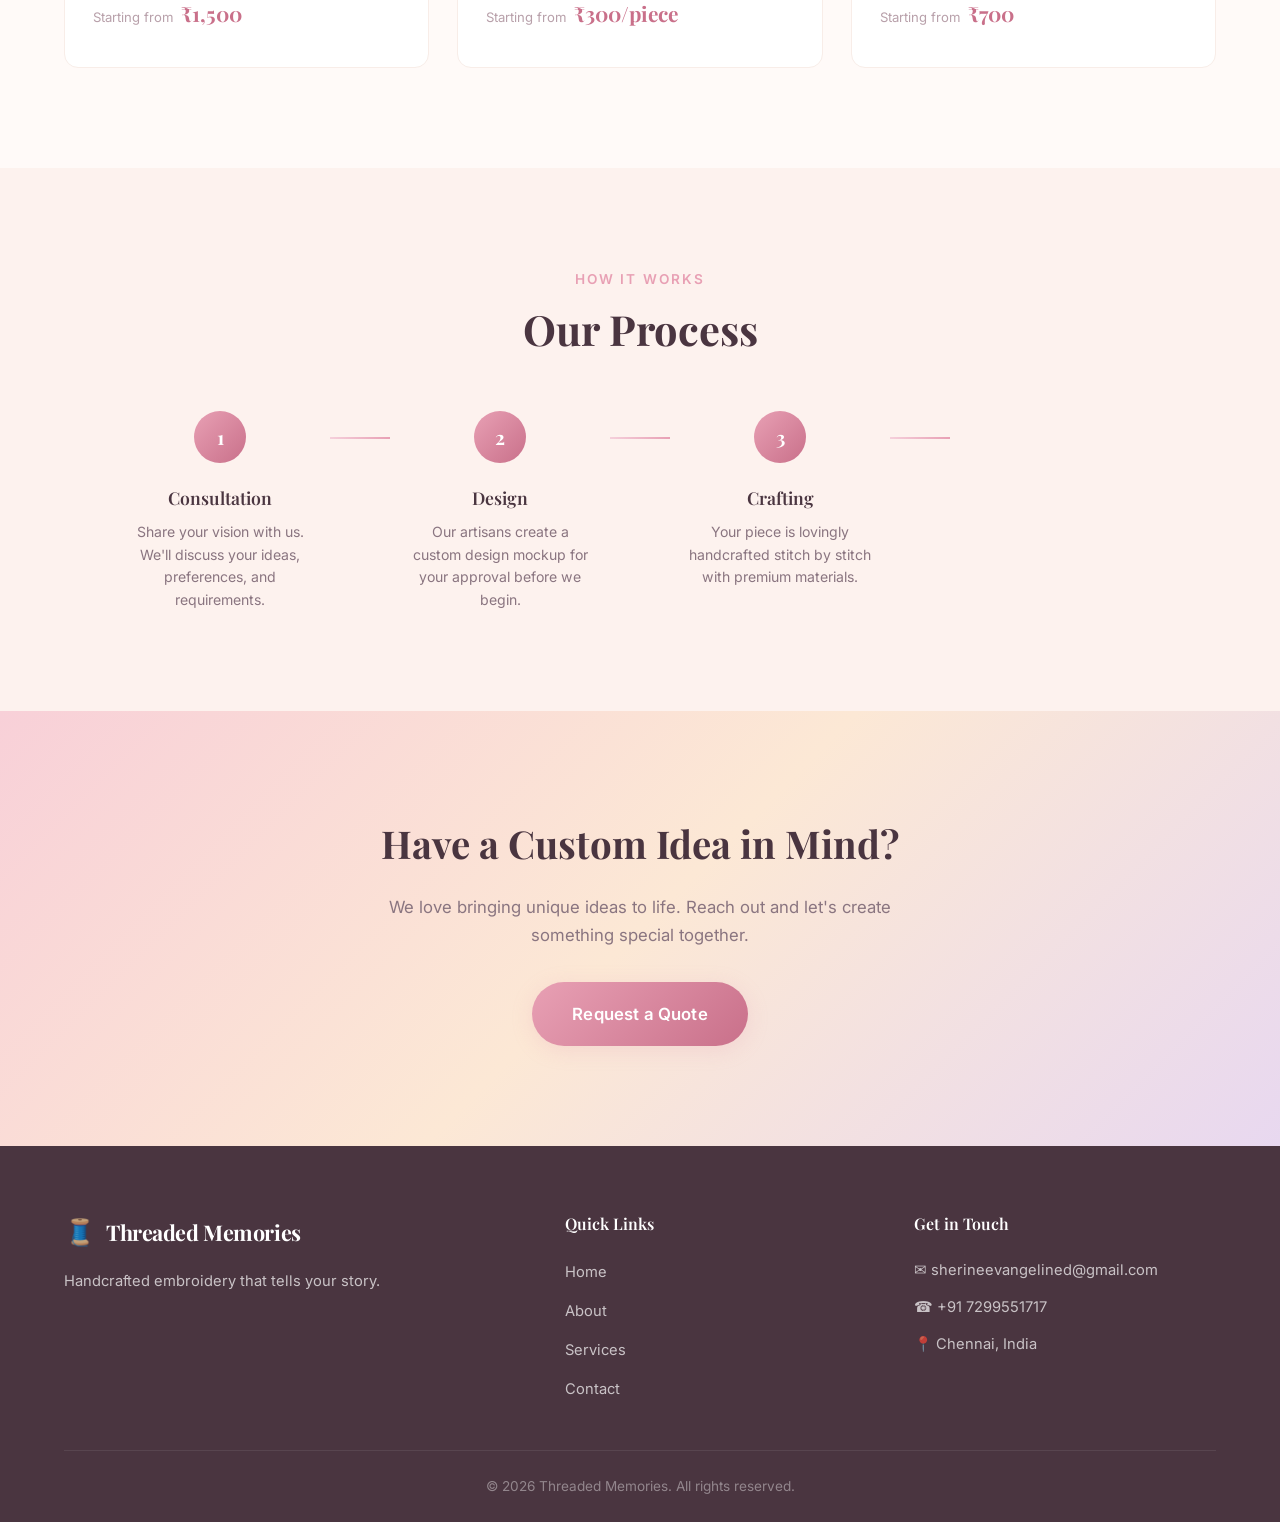
<file: services.html>
<!DOCTYPE html>
<html lang="en">
<head>
  <meta charset="UTF-8">
  <meta name="viewport" content="width=device-width, initial-scale=1.0">
  <meta name="description" content="Explore our embroidery services – custom monograms, floral designs, portraits, corporate gifts, and more at Threaded Memories.">
  <title>Services | Threaded Memories</title>
  <link rel="stylesheet" href="style.css">
  <link rel="preconnect" href="https://fonts.googleapis.com">
  <link rel="preconnect" href="https://fonts.gstatic.com" crossorigin>
  <link href="https://fonts.googleapis.com/css2?family=Playfair+Display:ital,wght@0,400;0,600;0,700;1,400&family=Inter:wght@300;400;500;600&display=swap" rel="stylesheet">
</head>
<body>

  <!-- Navigation -->
  <header class="site-header" id="site-header">
    <nav class="navbar" id="navbar">
      <div class="nav-container">
        <a href="index.html" class="nav-logo" id="nav-logo">
          <span class="logo-icon">🧵</span>
          <span class="logo-text">Threaded Memories</span>
        </a>
        <button class="nav-toggle" id="nav-toggle" aria-label="Toggle navigation">
          <span class="hamburger-line"></span>
          <span class="hamburger-line"></span>
          <span class="hamburger-line"></span>
        </button>
        <ul class="nav-menu" id="nav-menu">
          <li class="nav-item"><a href="index.html" class="nav-link">Home</a></li>
          <li class="nav-item"><a href="about.html" class="nav-link">About</a></li>
          <li class="nav-item"><a href="services.html" class="nav-link active">Services</a></li>
          <li class="nav-item"><a href="contact.html" class="nav-link">Contact</a></li>
        </ul>
      </div>
    </nav>
  </header>

  <!-- Main Content -->
  <main class="main-content">

    <!-- Page Hero -->
    <section class="page-hero page-hero-services" id="services-hero">
      <div class="page-hero-overlay"></div>
      <div class="page-hero-content">
        <p class="page-hero-label">What We Offer</p>
        <h1 class="page-hero-title">Our Services</h1>
        <p class="page-hero-subtitle">
          From delicate monograms to bold custom portraits — discover how we bring your ideas to life.
        </p>
      </div>
    </section>

    <!-- Services Grid -->
    <section class="services-section" id="services-list">
      <div class="container">
        <div class="section-header">
          <p class="section-label">Explore</p>
          <h2 class="section-title">Embroidery Services</h2>
        </div>
        <div class="services-grid">

          <div class="service-card" id="service-1">
            <div class="service-icon-wrapper" style="background: linear-gradient(135deg, #f8c8d4, #f0a4b8);">
              <span class="service-icon">✦</span>
            </div>
            <h3 class="service-title">Custom Monograms</h3>
            <p class="service-description">
              Elegant, personalized initials and monograms for wedding linens, gifts, 
              handkerchiefs, and home décor items.
            </p>
            <ul class="service-features">
              <li>Single, double & three-letter styles</li>
              <li>Choice of fonts & thread colors</li>
              <li>Perfect for weddings & gifts</li>
            </ul>
            <div class="service-price">
              <span class="price-label">Starting from</span>
              <span class="price-value">₹500</span>
            </div>
          </div>

          <div class="service-card" id="service-2">
            <div class="service-icon-wrapper" style="background: linear-gradient(135deg, #b8dfc8, #94ccad);">
              <span class="service-icon">✿</span>
            </div>
            <h3 class="service-title">Floral & Botanical</h3>
            <p class="service-description">
              Nature-inspired embroidery featuring flowers, leaves, vines, and botanical 
              arrangements on any fabric.
            </p>
            <ul class="service-features">
              <li>Wildflower bouquets & wreaths</li>
              <li>Custom color palettes</li>
              <li>Framed art & wearable pieces</li>
            </ul>
            <div class="service-price">
              <span class="price-label">Starting from</span>
              <span class="price-value">₹800</span>
            </div>
          </div>

          <div class="service-card" id="service-3">
            <div class="service-icon-wrapper" style="background: linear-gradient(135deg, #c8b8df, #ab9cc8);">
              <span class="service-icon">♡</span>
            </div>
            <h3 class="service-title">Custom Portraits</h3>
            <p class="service-description">
              Thread-painted portraits of loved ones, pets, or special places — 
              a truly unique and heartfelt gift.
            </p>
            <ul class="service-features">
              <li>From your photos & references</li>
              <li>Multiple size options</li>
              <li>Framed & ready to display</li>
            </ul>
            <div class="service-price">
              <span class="price-label">Starting from</span>
              <span class="price-value">₹2,000</span>
            </div>
          </div>

          <div class="service-card" id="service-4">
            <div class="service-icon-wrapper" style="background: linear-gradient(135deg, #f8d8a8, #f0c488);">
              <span class="service-icon">❋</span>
            </div>
            <h3 class="service-title">Wedding Embroidery</h3>
            <p class="service-description">
              Bespoke embroidered pieces for your special day — veils, invitations, 
              ring pillows, and keepsake boxes.
            </p>
            <ul class="service-features">
              <li>Bridal monograms & dates</li>
              <li>Table linens & favors</li>
              <li>Heirloom-quality finish</li>
            </ul>
            <div class="service-price">
              <span class="price-label">Starting from</span>
              <span class="price-value">₹1,500</span>
            </div>
          </div>

          <div class="service-card" id="service-5">
            <div class="service-icon-wrapper" style="background: linear-gradient(135deg, #f8c8c8, #e8a8a8);">
              <span class="service-icon">★</span>
            </div>
            <h3 class="service-title">Corporate Gifts</h3>
            <p class="service-description">
              Branded embroidered merchandise for businesses — logos on shirts, bags, 
              caps, and premium gift sets.
            </p>
            <ul class="service-features">
              <li>Logo digitization included</li>
              <li>Bulk order discounts</li>
              <li>Wide range of products</li>
            </ul>
            <div class="service-price">
              <span class="price-label">Starting from</span>
              <span class="price-value">₹300/piece</span>
            </div>
          </div>

          <div class="service-card" id="service-6">
            <div class="service-icon-wrapper" style="background: linear-gradient(135deg, #a8d8f0, #88c0e0);">
              <span class="service-icon">✧</span>
            </div>
            <h3 class="service-title">Home Décor</h3>
            <p class="service-description">
              Embroidered cushion covers, wall hangings, table runners, and decorative 
              pieces to elevate your living spaces.
            </p>
            <ul class="service-features">
              <li>Custom designs & themes</li>
              <li>Various fabric options</li>
              <li>Made-to-measure sizes</li>
            </ul>
            <div class="service-price">
              <span class="price-label">Starting from</span>
              <span class="price-value">₹700</span>
            </div>
          </div>

        </div>
      </div>
    </section>

    <!-- Process Section -->
    <section class="process-section" id="process">
      <div class="container">
        <div class="section-header">
          <p class="section-label">How It Works</p>
          <h2 class="section-title">Our Process</h2>
        </div>
        <div class="process-steps">
          <div class="process-step" id="step-1">
            <div class="step-number">1</div>
            <h3 class="step-title">Consultation</h3>
            <p class="step-description">Share your vision with us. We'll discuss your ideas, preferences, and requirements.</p>
          </div>
          <div class="process-connector"></div>
          <div class="process-step" id="step-2">
            <div class="step-number">2</div>
            <h3 class="step-title">Design</h3>
            <p class="step-description">Our artisans create a custom design mockup for your approval before we begin.</p>
          </div>
          <div class="process-connector"></div>
          <div class="process-step" id="step-3">
            <div class="step-number">3</div>
            <h3 class="step-title">Crafting</h3>
            <p class="step-description">Your piece is lovingly handcrafted stitch by stitch with premium materials.</p>
          </div>
          <div class="process-connector"></div>
          <div class="process-step" id="step-4">
            <div class="step-number">4</div>
            <h3 class="step-title">Delivery</h3>
            <p class="step-description">Your finished piece is carefully packaged and delivered to your doorstep.</p>
          </div>
        </div>
      </div>
    </section>

    <!-- CTA Section -->
    <section class="cta-section" id="services-cta">
      <div class="container">
        <div class="cta-content">
          <h2 class="cta-title">Have a Custom Idea in Mind?</h2>
          <p class="cta-description">
            We love bringing unique ideas to life. Reach out and let's create something special together.
          </p>
          <a href="contact.html" class="btn btn-primary btn-large" id="services-cta-btn">Request a Quote</a>
        </div>
      </div>
    </section>

  </main>

  <!-- Footer -->
  <footer class="site-footer" id="site-footer">
    <div class="container">
      <div class="footer-grid">
        <div class="footer-brand">
          <a href="index.html" class="footer-logo">
            <span class="logo-icon">🧵</span>
            <span class="logo-text">Threaded Memories</span>
          </a>
          <p class="footer-tagline">Handcrafted embroidery that tells your story.</p>
        </div>
        <div class="footer-links">
          <h4 class="footer-heading">Quick Links</h4>
          <ul>
            <li><a href="index.html">Home</a></li>
            <li><a href="about.html">About</a></li>
            <li><a href="services.html">Services</a></li>
            <li><a href="contact.html">Contact</a></li>
          </ul>
        </div>
        <div class="footer-contact">
          <h4 class="footer-heading">Get in Touch</h4>
          <ul>
            <li>✉ sherineevangelined@gmail.com</li>
            <li>☎ +91 7299551717</li>
            <li>📍 Chennai, India</li>
          </ul>
        </div>
      </div>
      <div class="footer-bottom">
        <p>&copy; 2026 Threaded Memories. All rights reserved.</p>
      </div>
    </div>
  </footer>

  <script src="script.js"></script>
</body>
</html>
</file>
<file: style.css>
/* ===================================================================
   THREADED MEMORIES – Main Stylesheet
   Soft pastel aesthetic: pink, peach, lavender, sage
   =================================================================== */

/* ----- CSS Custom Properties / Design Tokens ----- */
:root {
  /* Primary Palette – Soft Pink / Peach */
  --clr-primary: #e8a0b4;
  --clr-primary-light: #f5d0db;
  --clr-primary-dark: #c9708a;
  --clr-primary-bg: #fef5f7;

  /* Accent Palette – Warm Peach / Gold */
  --clr-accent: #f0c4a0;
  --clr-accent-light: #fce8d5;
  --clr-accent-dark: #d4a070;

  /* Neutral Palette */
  --clr-bg: #fffaf8;
  --clr-bg-alt: #fdf2ee;
  --clr-surface: #ffffff;
  --clr-border: #f0e0da;
  --clr-border-light: #f8ede8;

  /* Text */
  --clr-text: #4a3540;
  --clr-text-light: #8a7580;
  --clr-text-muted: #b8a0aa;
  --clr-text-inverse: #ffffff;

  /* Semantic */
  --clr-success: #7ec8a0;
  --clr-error: #e87070;
  --clr-lavender: #c8b8df;
  --clr-sage: #a8c5b8;

  /* Typography */
  --ff-heading: 'Playfair Display', Georgia, 'Times New Roman', serif;
  --ff-body: 'Inter', -apple-system, BlinkMacSystemFont, 'Segoe UI', sans-serif;

  /* Sizing */
  --container-max: 1200px;
  --nav-height: 80px;
  --radius-sm: 8px;
  --radius-md: 14px;
  --radius-lg: 24px;
  --radius-full: 9999px;

  /* Shadows */
  --shadow-sm: 0 2px 8px rgba(74, 53, 64, 0.06);
  --shadow-md: 0 8px 24px rgba(74, 53, 64, 0.08);
  --shadow-lg: 0 16px 48px rgba(74, 53, 64, 0.10);
  --shadow-glow: 0 4px 20px rgba(232, 160, 180, 0.25);

  /* Transitions */
  --transition-fast: 0.2s ease;
  --transition-base: 0.35s cubic-bezier(0.4, 0, 0.2, 1);
  --transition-slow: 0.6s cubic-bezier(0.4, 0, 0.2, 1);
}

/* ----- Reset & Base ----- */
*,
*::before,
*::after {
  margin: 0;
  padding: 0;
  box-sizing: border-box;
}

html {
  scroll-behavior: smooth;
  font-size: 16px;
}

body {
  font-family: var(--ff-body);
  color: var(--clr-text);
  background-color: var(--clr-bg);
  line-height: 1.7;
  -webkit-font-smoothing: antialiased;
  -moz-osx-font-smoothing: grayscale;
  overflow-x: hidden;
}

a {
  text-decoration: none;
  color: inherit;
  transition: color var(--transition-fast);
}

ul {
  list-style: none;
}

img {
  max-width: 100%;
  height: auto;
  display: block;
}

.container {
  max-width: var(--container-max);
  margin: 0 auto;
  padding: 0 24px;
}

/* ===================================================================
   NAVIGATION
   =================================================================== */
.site-header {
  position: fixed;
  top: 0;
  left: 0;
  right: 0;
  z-index: 1000;
  transition: background var(--transition-base), box-shadow var(--transition-base);
}

.site-header.scrolled {
  background: rgba(255, 250, 248, 0.92);
  backdrop-filter: blur(16px);
  -webkit-backdrop-filter: blur(16px);
  box-shadow: var(--shadow-sm);
}

.navbar {
  height: var(--nav-height);
  display: flex;
  align-items: center;
}

.nav-container {
  max-width: var(--container-max);
  margin: 0 auto;
  padding: 0 24px;
  width: 100%;
  display: flex;
  align-items: center;
  justify-content: space-between;
}

.nav-logo {
  display: flex;
  align-items: center;
  gap: 10px;
  z-index: 1001;
}

.logo-icon {
  font-size: 1.6rem;
}

.logo-text {
  font-family: var(--ff-heading);
  font-size: 1.35rem;
  font-weight: 700;
  color: var(--clr-text);
  letter-spacing: -0.02em;
}

.nav-menu {
  display: flex;
  align-items: center;
  gap: 8px;
}

.nav-link {
  padding: 8px 20px;
  font-size: 0.92rem;
  font-weight: 500;
  color: var(--clr-text-light);
  border-radius: var(--radius-full);
  transition: all var(--transition-fast);
  position: relative;
}

.nav-link:hover {
  color: var(--clr-text);
  background: var(--clr-primary-bg);
}

.nav-link.active {
  color: var(--clr-primary-dark);
  background: var(--clr-primary-light);
  font-weight: 600;
}

/* Hamburger */
.nav-toggle {
  display: none;
  flex-direction: column;
  gap: 5px;
  background: none;
  border: none;
  cursor: pointer;
  padding: 8px;
  z-index: 1001;
}

.hamburger-line {
  width: 24px;
  height: 2px;
  background: var(--clr-text);
  border-radius: 2px;
  transition: all var(--transition-base);
  transform-origin: center;
}

.nav-toggle.active .hamburger-line:nth-child(1) {
  transform: rotate(45deg) translate(5px, 5px);
}

.nav-toggle.active .hamburger-line:nth-child(2) {
  opacity: 0;
}

.nav-toggle.active .hamburger-line:nth-child(3) {
  transform: rotate(-45deg) translate(5px, -5px);
}

/* ===================================================================
   BUTTONS
   =================================================================== */
.btn {
  display: inline-flex;
  align-items: center;
  justify-content: center;
  gap: 8px;
  padding: 14px 32px;
  font-family: var(--ff-body);
  font-size: 0.95rem;
  font-weight: 600;
  border: none;
  border-radius: var(--radius-full);
  cursor: pointer;
  transition: all var(--transition-base);
  letter-spacing: 0.01em;
}

.btn-primary {
  background: linear-gradient(135deg, var(--clr-primary), var(--clr-primary-dark));
  color: var(--clr-text-inverse);
  box-shadow: var(--shadow-glow);
}

.btn-primary:hover {
  transform: translateY(-2px);
  box-shadow: 0 8px 28px rgba(232, 160, 180, 0.4);
}

.btn-primary:active {
  transform: translateY(0);
}

.btn-secondary {
  background: rgba(255, 255, 255, 0.2);
  color: var(--clr-text-inverse);
  border: 2px solid rgba(255, 255, 255, 0.4);
  backdrop-filter: blur(4px);
}

.btn-secondary:hover {
  background: rgba(255, 255, 255, 0.3);
  border-color: rgba(255, 255, 255, 0.6);
  transform: translateY(-2px);
}

.btn-large {
  padding: 18px 40px;
  font-size: 1.05rem;
}

.btn-full {
  width: 100%;
}

/* ===================================================================
   SECTION UTILITIES
   =================================================================== */
.section-header {
  text-align: center;
  margin-bottom: 56px;
}

.section-label {
  font-size: 0.85rem;
  font-weight: 600;
  text-transform: uppercase;
  letter-spacing: 0.15em;
  color: var(--clr-primary);
  margin-bottom: 12px;
}

.section-title {
  font-family: var(--ff-heading);
  font-size: clamp(1.8rem, 4vw, 2.6rem);
  font-weight: 700;
  color: var(--clr-text);
  line-height: 1.25;
}

/* ===================================================================
   HERO (HOME PAGE)
   =================================================================== */
.hero {
  position: relative;
  min-height: 100vh;
  display: flex;
  align-items: center;
  justify-content: center;
  text-align: center;
  background: linear-gradient(135deg, #f8d0d8 0%, #fce8d5 30%, #f0d8e8 60%, #d8e0f0 100%);
  overflow: hidden;
}

.hero::before {
  content: '';
  position: absolute;
  top: -50%;
  right: -30%;
  width: 80vw;
  height: 80vw;
  border-radius: 50%;
  background: radial-gradient(circle, rgba(232, 160, 180, 0.15) 0%, transparent 70%);
  animation: heroFloat 12s ease-in-out infinite;
}

.hero::after {
  content: '';
  position: absolute;
  bottom: -30%;
  left: -20%;
  width: 60vw;
  height: 60vw;
  border-radius: 50%;
  background: radial-gradient(circle, rgba(240, 196, 160, 0.12) 0%, transparent 70%);
  animation: heroFloat 15s ease-in-out infinite reverse;
}

@keyframes heroFloat {
  0%, 100% { transform: translate(0, 0) scale(1); }
  50% { transform: translate(30px, -20px) scale(1.05); }
}

.hero-overlay {
  position: absolute;
  inset: 0;
  background: rgba(255, 250, 248, 0.15);
}

.hero-content {
  position: relative;
  z-index: 2;
  max-width: 720px;
  padding: 0 24px;
}

.hero-tagline {
  font-size: 0.9rem;
  font-weight: 600;
  text-transform: uppercase;
  letter-spacing: 0.2em;
  color: var(--clr-primary-dark);
  margin-bottom: 20px;
  opacity: 0;
  animation: fadeInUp 0.8s ease forwards 0.2s;
}

.hero-title {
  font-family: var(--ff-heading);
  font-size: clamp(2.4rem, 6vw, 4rem);
  font-weight: 700;
  color: var(--clr-text);
  line-height: 1.15;
  margin-bottom: 24px;
  opacity: 0;
  animation: fadeInUp 0.8s ease forwards 0.4s;
}

.accent-text {
  color: var(--clr-primary-dark);
  font-style: italic;
}

.hero-description {
  font-size: 1.1rem;
  color: var(--clr-text-light);
  line-height: 1.8;
  margin-bottom: 36px;
  max-width: 560px;
  margin-left: auto;
  margin-right: auto;
  opacity: 0;
  animation: fadeInUp 0.8s ease forwards 0.6s;
}

.hero-buttons {
  display: flex;
  gap: 16px;
  justify-content: center;
  flex-wrap: wrap;
  opacity: 0;
  animation: fadeInUp 0.8s ease forwards 0.8s;
}

.hero .btn-secondary {
  color: var(--clr-text);
  border-color: var(--clr-primary);
  background: rgba(232, 160, 180, 0.08);
}

.hero .btn-secondary:hover {
  background: rgba(232, 160, 180, 0.18);
}

/* Scroll Indicator */
.hero-scroll-indicator {
  position: absolute;
  bottom: 32px;
  left: 50%;
  transform: translateX(-50%);
  display: flex;
  flex-direction: column;
  align-items: center;
  gap: 8px;
  z-index: 2;
  opacity: 0;
  animation: fadeInUp 0.8s ease forwards 1.2s;
}

.hero-scroll-indicator span {
  font-size: 0.75rem;
  font-weight: 600;
  text-transform: uppercase;
  letter-spacing: 0.15em;
  color: var(--clr-text-muted);
}

.scroll-line {
  width: 1px;
  height: 40px;
  background: linear-gradient(to bottom, var(--clr-primary), transparent);
  animation: scrollPulse 2s ease-in-out infinite;
}

@keyframes scrollPulse {
  0%, 100% { opacity: 1; transform: scaleY(1); }
  50% { opacity: 0.4; transform: scaleY(0.6); }
}

@keyframes fadeInUp {
  from { opacity: 0; transform: translateY(24px); }
  to { opacity: 1; transform: translateY(0); }
}

/* ===================================================================
   PAGE HERO (Inner Pages)
   =================================================================== */
.page-hero {
  position: relative;
  padding: 160px 24px 100px;
  text-align: center;
  background: linear-gradient(135deg, #f8d0d8 0%, #fce8d5 50%, #e8d0f0 100%);
  overflow: hidden;
}

.page-hero-services {
  background: linear-gradient(135deg, #fce8d5 0%, #f8d0d8 50%, #d8e8f0 100%);
}

.page-hero-contact {
  background: linear-gradient(135deg, #e8d0f0 0%, #f8d0d8 50%, #fce8d5 100%);
}

.page-hero-overlay {
  position: absolute;
  inset: 0;
  background: rgba(255, 250, 248, 0.1);
}

.page-hero-content {
  position: relative;
  z-index: 2;
  max-width: 640px;
  margin: 0 auto;
}

.page-hero-label {
  font-size: 0.85rem;
  font-weight: 600;
  text-transform: uppercase;
  letter-spacing: 0.15em;
  color: var(--clr-primary-dark);
  margin-bottom: 16px;
}

.page-hero-title {
  font-family: var(--ff-heading);
  font-size: clamp(2rem, 5vw, 3.2rem);
  font-weight: 700;
  color: var(--clr-text);
  margin-bottom: 16px;
  line-height: 1.2;
}

.page-hero-subtitle {
  font-size: 1.05rem;
  color: var(--clr-text-light);
  line-height: 1.7;
}

/* ===================================================================
   FEATURES (HOME)
   =================================================================== */
.features {
  padding: 100px 0;
  background: var(--clr-bg);
}

.features-grid {
  display: grid;
  grid-template-columns: repeat(4, 1fr);
  gap: 24px;
}

.feature-card {
  text-align: center;
  padding: 40px 28px;
  background: var(--clr-surface);
  border-radius: var(--radius-md);
  border: 1px solid var(--clr-border-light);
  transition: all var(--transition-base);
}

.feature-card:hover {
  transform: translateY(-6px);
  box-shadow: var(--shadow-md);
  border-color: var(--clr-primary-light);
}

.feature-icon {
  font-size: 2rem;
  margin-bottom: 20px;
  color: var(--clr-primary);
}

.feature-title {
  font-family: var(--ff-heading);
  font-size: 1.15rem;
  font-weight: 600;
  margin-bottom: 12px;
  color: var(--clr-text);
}

.feature-description {
  font-size: 0.92rem;
  color: var(--clr-text-light);
  line-height: 1.65;
}

/* ===================================================================
   SHOWCASE (HOME)
   =================================================================== */
.showcase {
  padding: 100px 0;
  background: var(--clr-bg-alt);
}

.showcase-grid {
  display: grid;
  grid-template-columns: 1fr 1fr;
  grid-template-rows: auto auto;
  gap: 24px;
}

.showcase-card {
  position: relative;
  border-radius: var(--radius-md);
  overflow: hidden;
  min-height: 260px;
  cursor: pointer;
  transition: transform var(--transition-base);
}

.showcase-card:hover {
  transform: scale(1.02);
}

.showcase-card-large {
  grid-row: 1 / 3;
  min-height: 540px;
}

.showcase-image {
  position: absolute;
  inset: 0;
  background-size: cover;
  background-position: center;
  transition: transform var(--transition-slow);
}

.showcase-card:hover .showcase-image {
  transform: scale(1.08);
}

.showcase-overlay {
  position: absolute;
  bottom: 0;
  left: 0;
  right: 0;
  padding: 32px 28px;
  background: linear-gradient(to top, rgba(74, 53, 64, 0.7), transparent);
  color: var(--clr-text-inverse);
  transform: translateY(10px);
  opacity: 0;
  transition: all var(--transition-base);
}

.showcase-card:hover .showcase-overlay {
  transform: translateY(0);
  opacity: 1;
}

.showcase-overlay h3 {
  font-family: var(--ff-heading);
  font-size: 1.2rem;
  margin-bottom: 4px;
}

.showcase-overlay p {
  font-size: 0.88rem;
  opacity: 0.85;
}

.showcase-cta {
  text-align: center;
  margin-top: 48px;
}

/* ===================================================================
   TESTIMONIALS (HOME)
   =================================================================== */
.testimonial-section {
  padding: 100px 0;
  background: var(--clr-bg);
}

.testimonials-grid {
  display: grid;
  grid-template-columns: repeat(3, 1fr);
  gap: 24px;
}

.testimonial-card {
  padding: 36px 28px;
  background: var(--clr-surface);
  border-radius: var(--radius-md);
  border: 1px solid var(--clr-border-light);
  transition: all var(--transition-base);
}

.testimonial-card:hover {
  box-shadow: var(--shadow-md);
  transform: translateY(-4px);
}

.testimonial-stars {
  color: var(--clr-accent-dark);
  font-size: 1rem;
  letter-spacing: 2px;
  margin-bottom: 16px;
}

.testimonial-text {
  font-size: 0.95rem;
  color: var(--clr-text-light);
  line-height: 1.75;
  margin-bottom: 24px;
  font-style: italic;
}

.testimonial-author {
  display: flex;
  align-items: center;
  gap: 14px;
}

.testimonial-avatar {
  width: 44px;
  height: 44px;
  border-radius: 50%;
  background: linear-gradient(135deg, var(--clr-primary-light), var(--clr-primary));
  display: flex;
  align-items: center;
  justify-content: center;
  font-family: var(--ff-heading);
  font-weight: 700;
  font-size: 1rem;
  color: var(--clr-text-inverse);
}

.testimonial-name {
  font-weight: 600;
  font-size: 0.92rem;
  color: var(--clr-text);
}

.testimonial-role {
  font-size: 0.82rem;
  color: var(--clr-text-muted);
}

/* ===================================================================
   CTA SECTION
   =================================================================== */
.cta-section {
  padding: 100px 0;
  background: linear-gradient(135deg, #f8d0d8 0%, #fce8d5 50%, #e8d8f0 100%);
}

.cta-content {
  text-align: center;
  max-width: 580px;
  margin: 0 auto;
}

.cta-title {
  font-family: var(--ff-heading);
  font-size: clamp(1.6rem, 4vw, 2.4rem);
  font-weight: 700;
  color: var(--clr-text);
  margin-bottom: 16px;
}

.cta-description {
  font-size: 1.05rem;
  color: var(--clr-text-light);
  margin-bottom: 32px;
  line-height: 1.7;
}

/* ===================================================================
   ABOUT – STORY
   =================================================================== */
.about-story {
  padding: 100px 0;
  background: var(--clr-bg);
}

.story-grid {
  display: grid;
  grid-template-columns: 1fr 1fr;
  gap: 64px;
  align-items: center;
}

.story-image-wrapper {
  position: relative;
}

.story-image {
  width: 100%;
  height: 440px;
  border-radius: var(--radius-lg);
  background-size: cover;
  background-position: center;
}

.story-image-accent {
  position: absolute;
  bottom: -16px;
  right: -16px;
  width: 120px;
  height: 120px;
  border-radius: var(--radius-md);
  background: linear-gradient(135deg, var(--clr-primary-light), var(--clr-accent-light));
  z-index: -1;
}

.story-paragraph {
  font-size: 1rem;
  color: var(--clr-text-light);
  line-height: 1.8;
  margin-bottom: 20px;
}

.story-text .section-title {
  text-align: left;
}

.story-text .section-label {
  text-align: left;
}

/* ===================================================================
   ABOUT – VALUES
   =================================================================== */
.values-section {
  padding: 100px 0;
  background: var(--clr-bg-alt);
}

.values-grid {
  display: grid;
  grid-template-columns: repeat(2, 1fr);
  gap: 24px;
}

.value-card {
  padding: 40px 32px;
  background: var(--clr-surface);
  border-radius: var(--radius-md);
  border: 1px solid var(--clr-border-light);
  transition: all var(--transition-base);
}

.value-card:hover {
  transform: translateY(-4px);
  box-shadow: var(--shadow-md);
}

.value-number {
  font-family: var(--ff-heading);
  font-size: 2.4rem;
  font-weight: 700;
  color: var(--clr-primary-light);
  margin-bottom: 16px;
  line-height: 1;
}

.value-title {
  font-family: var(--ff-heading);
  font-size: 1.2rem;
  font-weight: 600;
  color: var(--clr-text);
  margin-bottom: 12px;
}

.value-description {
  font-size: 0.95rem;
  color: var(--clr-text-light);
  line-height: 1.7;
}

/* ===================================================================
   ABOUT – STATS
   =================================================================== */
.stats-section {
  padding: 80px 0;
  background: linear-gradient(135deg, #f8d0d8, #fce8d5, #e8d8f0);
}

.stats-grid {
  display: grid;
  grid-template-columns: repeat(4, 1fr);
  gap: 24px;
  text-align: center;
}

.stat-card {
  padding: 32px 16px;
}

.stat-number {
  font-family: var(--ff-heading);
  font-size: 3rem;
  font-weight: 700;
  color: var(--clr-text);
  line-height: 1;
  display: inline;
}

.stat-suffix {
  font-family: var(--ff-heading);
  font-size: 2rem;
  font-weight: 700;
  color: var(--clr-primary-dark);
  display: inline;
}

.stat-label {
  font-size: 0.9rem;
  color: var(--clr-text-light);
  margin-top: 8px;
  font-weight: 500;
}

/* ===================================================================
   ABOUT – TEAM
   =================================================================== */
.team-section {
  padding: 100px 0;
  background: var(--clr-bg);
}

.team-grid {
  display: grid;
  grid-template-columns: repeat(3, 1fr);
  gap: 32px;
}

.team-card {
  text-align: center;
  padding: 48px 28px;
  background: var(--clr-surface);
  border-radius: var(--radius-md);
  border: 1px solid var(--clr-border-light);
  transition: all var(--transition-base);
}

.team-card:hover {
  transform: translateY(-6px);
  box-shadow: var(--shadow-md);
}

.team-avatar {
  width: 88px;
  height: 88px;
  border-radius: 50%;
  display: flex;
  align-items: center;
  justify-content: center;
  margin: 0 auto 24px;
  font-family: var(--ff-heading);
  font-size: 2rem;
  font-weight: 700;
  color: var(--clr-text-inverse);
}

.team-name {
  font-family: var(--ff-heading);
  font-size: 1.15rem;
  font-weight: 600;
  color: var(--clr-text);
  margin-bottom: 4px;
}

.team-role {
  font-size: 0.85rem;
  color: var(--clr-primary);
  font-weight: 600;
  text-transform: uppercase;
  letter-spacing: 0.08em;
  margin-bottom: 16px;
}

.team-bio {
  font-size: 0.92rem;
  color: var(--clr-text-light);
  line-height: 1.65;
}

/* ===================================================================
   SERVICES – GRID
   =================================================================== */
.services-section {
  padding: 100px 0;
  background: var(--clr-bg);
}

.services-grid {
  display: grid;
  grid-template-columns: repeat(3, 1fr);
  gap: 28px;
}

.service-card {
  padding: 36px 28px;
  background: var(--clr-surface);
  border-radius: var(--radius-md);
  border: 1px solid var(--clr-border-light);
  transition: all var(--transition-base);
  display: flex;
  flex-direction: column;
}

.service-card:hover {
  transform: translateY(-6px);
  box-shadow: var(--shadow-lg);
  border-color: var(--clr-primary-light);
}

.service-icon-wrapper {
  width: 56px;
  height: 56px;
  border-radius: var(--radius-md);
  display: flex;
  align-items: center;
  justify-content: center;
  margin-bottom: 24px;
}

.service-icon {
  font-size: 1.4rem;
  color: var(--clr-text-inverse);
}

.service-title {
  font-family: var(--ff-heading);
  font-size: 1.2rem;
  font-weight: 600;
  color: var(--clr-text);
  margin-bottom: 12px;
}

.service-description {
  font-size: 0.92rem;
  color: var(--clr-text-light);
  line-height: 1.7;
  margin-bottom: 20px;
}

.service-features {
  margin-bottom: 24px;
  flex-grow: 1;
}

.service-features li {
  padding: 6px 0;
  font-size: 0.88rem;
  color: var(--clr-text-light);
  padding-left: 20px;
  position: relative;
}

.service-features li::before {
  content: '✓';
  position: absolute;
  left: 0;
  color: var(--clr-success);
  font-weight: 700;
  font-size: 0.8rem;
}

.service-price {
  display: flex;
  align-items: baseline;
  gap: 8px;
  padding-top: 20px;
  border-top: 1px solid var(--clr-border-light);
}

.price-label {
  font-size: 0.82rem;
  color: var(--clr-text-muted);
}

.price-value {
  font-family: var(--ff-heading);
  font-size: 1.3rem;
  font-weight: 700;
  color: var(--clr-primary-dark);
}

/* ===================================================================
   SERVICES – PROCESS
   =================================================================== */
.process-section {
  padding: 100px 0;
  background: var(--clr-bg-alt);
}

.process-steps {
  display: flex;
  align-items: flex-start;
  justify-content: center;
  gap: 0;
}

.process-step {
  text-align: center;
  flex: 1;
  max-width: 220px;
  padding: 0 16px;
}

.step-number {
  width: 52px;
  height: 52px;
  border-radius: 50%;
  background: linear-gradient(135deg, var(--clr-primary), var(--clr-primary-dark));
  color: var(--clr-text-inverse);
  font-family: var(--ff-heading);
  font-size: 1.2rem;
  font-weight: 700;
  display: flex;
  align-items: center;
  justify-content: center;
  margin: 0 auto 20px;
}

.step-title {
  font-family: var(--ff-heading);
  font-size: 1.1rem;
  font-weight: 600;
  color: var(--clr-text);
  margin-bottom: 8px;
}

.step-description {
  font-size: 0.88rem;
  color: var(--clr-text-light);
  line-height: 1.6;
}

.process-connector {
  width: 60px;
  height: 2px;
  background: linear-gradient(to right, var(--clr-primary-light), var(--clr-primary));
  margin-top: 26px;
  flex-shrink: 0;
}

/* ===================================================================
   CONTACT – FORM & INFO
   =================================================================== */
.contact-section {
  padding: 100px 0;
  background: var(--clr-bg);
}

.contact-grid {
  display: grid;
  grid-template-columns: 1.2fr 0.8fr;
  gap: 48px;
  align-items: start;
}

.contact-form-title {
  font-family: var(--ff-heading);
  font-size: 1.6rem;
  font-weight: 700;
  color: var(--clr-text);
  margin-bottom: 8px;
}

.contact-form-subtitle {
  font-size: 0.95rem;
  color: var(--clr-text-light);
  margin-bottom: 32px;
}

.form-group {
  margin-bottom: 24px;
}

.form-label {
  display: block;
  font-size: 0.88rem;
  font-weight: 600;
  color: var(--clr-text);
  margin-bottom: 8px;
}

.required {
  color: var(--clr-error);
}

.form-input {
  width: 100%;
  padding: 14px 18px;
  font-family: var(--ff-body);
  font-size: 0.95rem;
  color: var(--clr-text);
  background: var(--clr-surface);
  border: 2px solid var(--clr-border);
  border-radius: var(--radius-sm);
  transition: all var(--transition-fast);
  outline: none;
}

.form-input::placeholder {
  color: var(--clr-text-muted);
}

.form-input:focus {
  border-color: var(--clr-primary);
  box-shadow: 0 0 0 4px rgba(232, 160, 180, 0.12);
}

.form-input.error {
  border-color: var(--clr-error);
  box-shadow: 0 0 0 4px rgba(232, 112, 112, 0.1);
}

.form-input.success {
  border-color: var(--clr-success);
}

.form-select {
  appearance: none;
  background-image: url("data:image/svg+xml,%3Csvg xmlns='http://www.w3.org/2000/svg' width='12' height='8'%3E%3Cpath fill='%238a7580' d='M6 8L0 0h12z'/%3E%3C/svg%3E");
  background-repeat: no-repeat;
  background-position: right 18px center;
  padding-right: 44px;
  cursor: pointer;
}

.form-textarea {
  resize: vertical;
  min-height: 120px;
}

.form-error {
  display: block;
  font-size: 0.82rem;
  color: var(--clr-error);
  margin-top: 6px;
  min-height: 1.2em;
}

.form-status {
  margin-top: 16px;
  padding: 14px 20px;
  border-radius: var(--radius-sm);
  font-size: 0.92rem;
  font-weight: 500;
  display: none;
  text-align: center;
}

.form-status.show {
  display: block;
  animation: fadeInUp 0.4s ease;
}

.form-status.success {
  background: rgba(126, 200, 160, 0.12);
  color: #2d7a50;
  border: 1px solid rgba(126, 200, 160, 0.3);
}

.form-status.error {
  background: rgba(232, 112, 112, 0.1);
  color: #c44040;
  border: 1px solid rgba(232, 112, 112, 0.25);
}

/* Contact Info Sidebar */
.contact-info-card {
  padding: 36px 28px;
  background: linear-gradient(135deg, #f8d0d8, #fce8d5);
  border-radius: var(--radius-md);
  margin-bottom: 24px;
}

.contact-info-title {
  font-family: var(--ff-heading);
  font-size: 1.3rem;
  font-weight: 600;
  color: var(--clr-text);
  margin-bottom: 8px;
}

.contact-info-subtitle {
  font-size: 0.9rem;
  color: var(--clr-text-light);
  margin-bottom: 28px;
}

.contact-info-items {
  display: flex;
  flex-direction: column;
  gap: 24px;
}

.contact-info-item {
  display: flex;
  align-items: flex-start;
  gap: 16px;
}

.info-icon {
  font-size: 1.2rem;
  flex-shrink: 0;
  margin-top: 2px;
}

.info-label {
  font-size: 0.82rem;
  font-weight: 600;
  text-transform: uppercase;
  letter-spacing: 0.08em;
  color: var(--clr-text-muted);
  margin-bottom: 2px;
}

.info-value {
  font-size: 0.95rem;
  color: var(--clr-text);
  line-height: 1.5;
}

/* Map */
.contact-map {
  border-radius: var(--radius-md);
  overflow: hidden;
  background: var(--clr-bg-alt);
  border: 1px solid var(--clr-border-light);
}

.map-placeholder {
  padding: 48px 28px;
  text-align: center;
  color: var(--clr-text-light);
}

.map-icon {
  font-size: 2.4rem;
  margin-bottom: 12px;
  display: block;
}

.map-placeholder p {
  font-size: 0.88rem;
}

/* ===================================================================
   CONTACT – FAQ
   =================================================================== */
.faq-section {
  padding: 100px 0;
  background: var(--clr-bg-alt);
}

.faq-grid {
  display: grid;
  grid-template-columns: repeat(2, 1fr);
  gap: 24px;
}

.faq-card {
  padding: 32px 28px;
  background: var(--clr-surface);
  border-radius: var(--radius-md);
  border: 1px solid var(--clr-border-light);
  transition: all var(--transition-base);
}

.faq-card:hover {
  box-shadow: var(--shadow-sm);
}

.faq-question {
  font-family: var(--ff-heading);
  font-size: 1.05rem;
  font-weight: 600;
  color: var(--clr-text);
  margin-bottom: 12px;
}

.faq-answer {
  font-size: 0.92rem;
  color: var(--clr-text-light);
  line-height: 1.7;
}

/* ===================================================================
   FOOTER
   =================================================================== */
.site-footer {
  background: var(--clr-text);
  color: rgba(255, 255, 255, 0.7);
  padding: 64px 0 0;
}

.footer-grid {
  display: grid;
  grid-template-columns: 1.5fr 1fr 1fr;
  gap: 48px;
  padding-bottom: 48px;
  border-bottom: 1px solid rgba(255, 255, 255, 0.08);
}

.footer-logo {
  display: flex;
  align-items: center;
  gap: 10px;
  margin-bottom: 16px;
}

.footer-logo .logo-text {
  color: var(--clr-text-inverse);
}

.footer-tagline {
  font-size: 0.92rem;
  line-height: 1.6;
}

.footer-heading {
  font-family: var(--ff-heading);
  font-size: 1rem;
  font-weight: 600;
  color: var(--clr-text-inverse);
  margin-bottom: 20px;
}

.footer-links ul,
.footer-contact ul {
  display: flex;
  flex-direction: column;
  gap: 12px;
}

.footer-links a {
  font-size: 0.92rem;
  transition: color var(--transition-fast);
}

.footer-links a:hover {
  color: var(--clr-primary-light);
}

.footer-contact li {
  font-size: 0.92rem;
}

.footer-bottom {
  padding: 24px 0;
  text-align: center;
  font-size: 0.85rem;
  color: rgba(255, 255, 255, 0.4);
}

/* ===================================================================
   RESPONSIVE – TABLET
   =================================================================== */
@media (max-width: 1024px) {
  .features-grid {
    grid-template-columns: repeat(2, 1fr);
  }

  .services-grid {
    grid-template-columns: repeat(2, 1fr);
  }

  .stats-grid {
    grid-template-columns: repeat(2, 1fr);
  }

  .story-grid {
    gap: 40px;
  }
}

/* ===================================================================
   RESPONSIVE – MOBILE
   =================================================================== */
@media (max-width: 768px) {
  :root {
    --nav-height: 68px;
  }

  /* Mobile Nav */
  .nav-toggle {
    display: flex;
  }

  .nav-menu {
    position: fixed;
    top: 0;
    right: -100%;
    width: 280px;
    height: 100vh;
    background: var(--clr-surface);
    flex-direction: column;
    align-items: flex-start;
    padding: 100px 32px 32px;
    gap: 4px;
    transition: right var(--transition-base);
    box-shadow: var(--shadow-lg);
  }

  .nav-menu.active {
    right: 0;
  }

  .nav-link {
    width: 100%;
    padding: 14px 20px;
    font-size: 1rem;
    border-radius: var(--radius-sm);
  }

  /* Layout */
  .features-grid {
    grid-template-columns: 1fr;
  }

  .showcase-grid {
    grid-template-columns: 1fr;
  }

  .showcase-card-large {
    grid-row: auto;
    min-height: 280px;
  }

  .testimonials-grid {
    grid-template-columns: 1fr;
  }

  .story-grid {
    grid-template-columns: 1fr;
    gap: 40px;
  }

  .story-image {
    height: 300px;
  }

  .story-text .section-title,
  .story-text .section-label {
    text-align: center;
  }

  .values-grid {
    grid-template-columns: 1fr;
  }

  .stats-grid {
    grid-template-columns: repeat(2, 1fr);
    gap: 16px;
  }

  .team-grid {
    grid-template-columns: 1fr;
    max-width: 400px;
    margin: 0 auto;
  }

  .services-grid {
    grid-template-columns: 1fr;
  }

  .process-steps {
    flex-direction: column;
    align-items: center;
    gap: 0;
  }

  .process-connector {
    width: 2px;
    height: 32px;
    margin: 0;
  }

  .contact-grid {
    grid-template-columns: 1fr;
    gap: 40px;
  }

  .faq-grid {
    grid-template-columns: 1fr;
  }

  .footer-grid {
    grid-template-columns: 1fr;
    gap: 32px;
  }

  /* Hero */
  .hero-buttons {
    flex-direction: column;
    align-items: center;
  }

  .hero-scroll-indicator {
    display: none;
  }

  /* Sections */
  .features,
  .showcase,
  .testimonial-section,
  .cta-section,
  .about-story,
  .values-section,
  .team-section,
  .services-section,
  .process-section,
  .contact-section,
  .faq-section {
    padding: 72px 0;
  }

  .section-header {
    margin-bottom: 40px;
  }
}

@media (max-width: 480px) {
  .stat-number {
    font-size: 2.2rem;
  }

  .hero-title {
    font-size: 2rem;
  }

  .page-hero {
    padding: 130px 20px 70px;
  }
}
</file>
